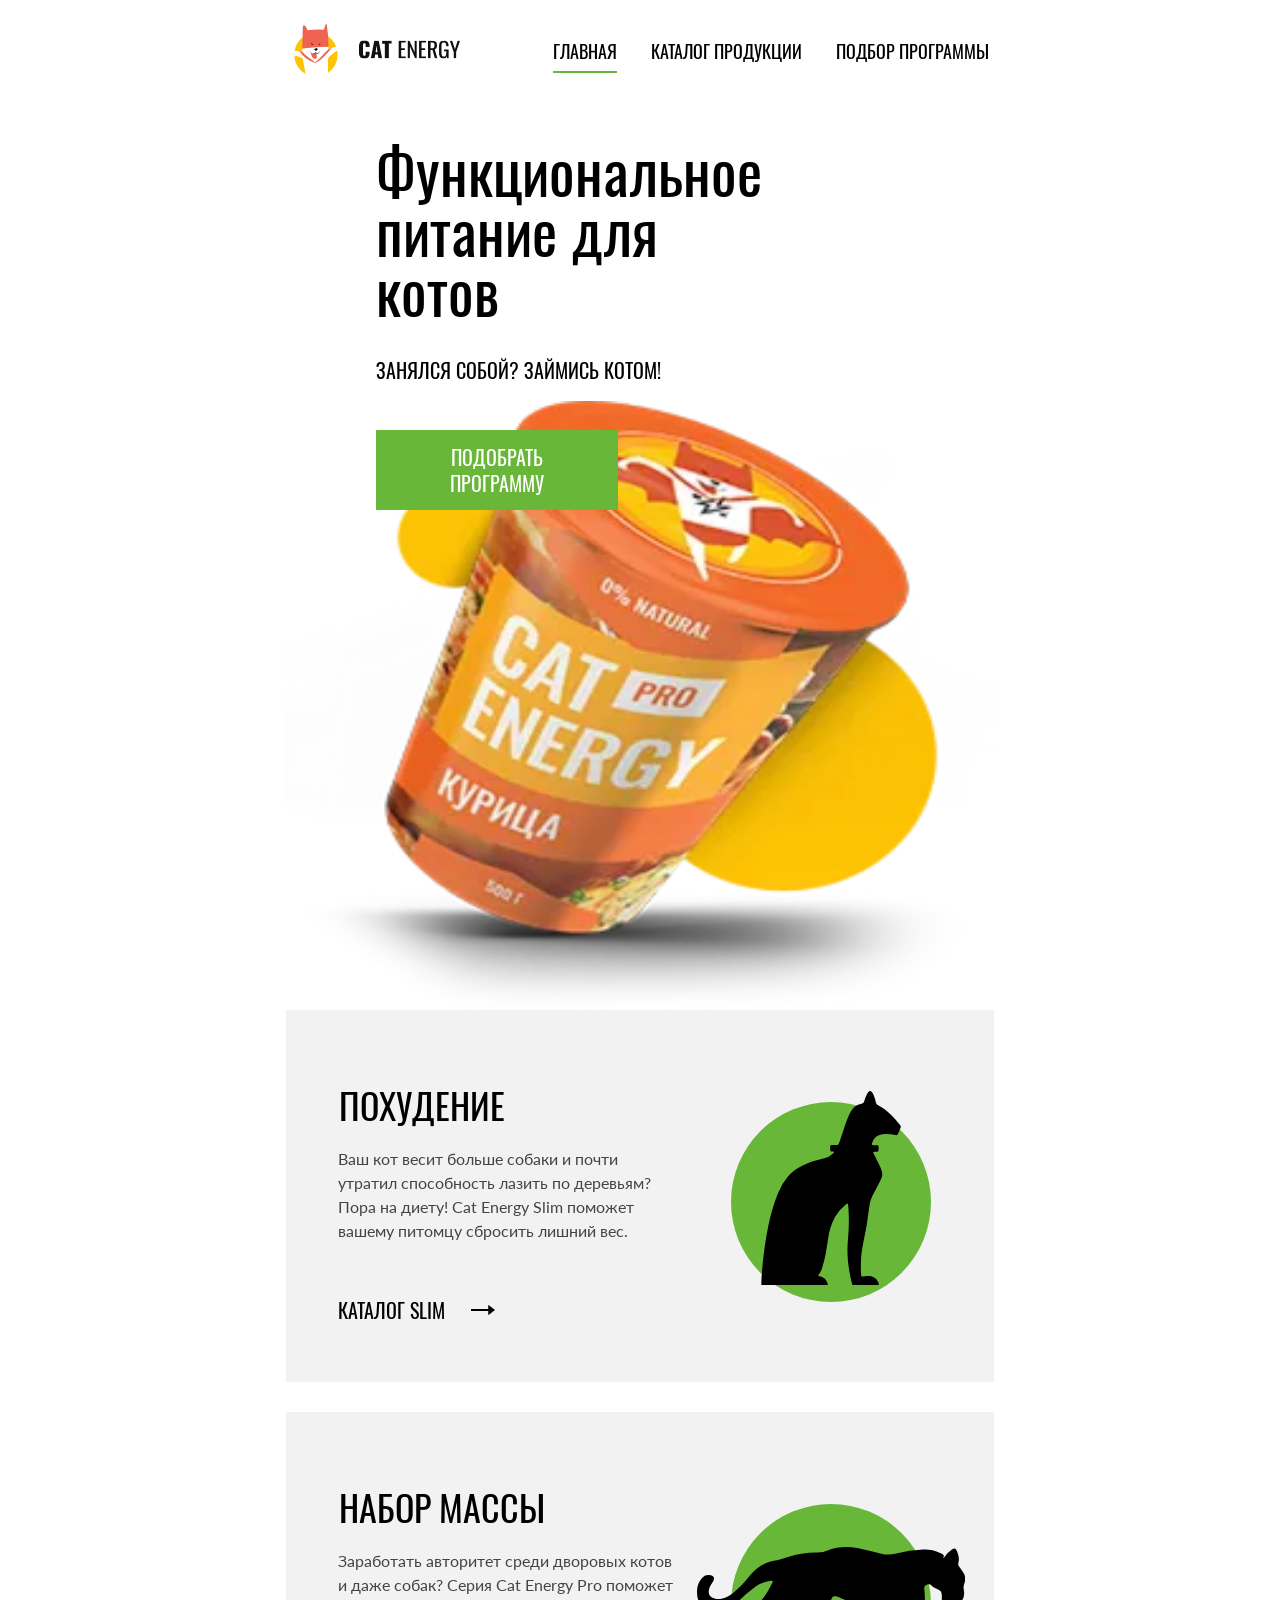
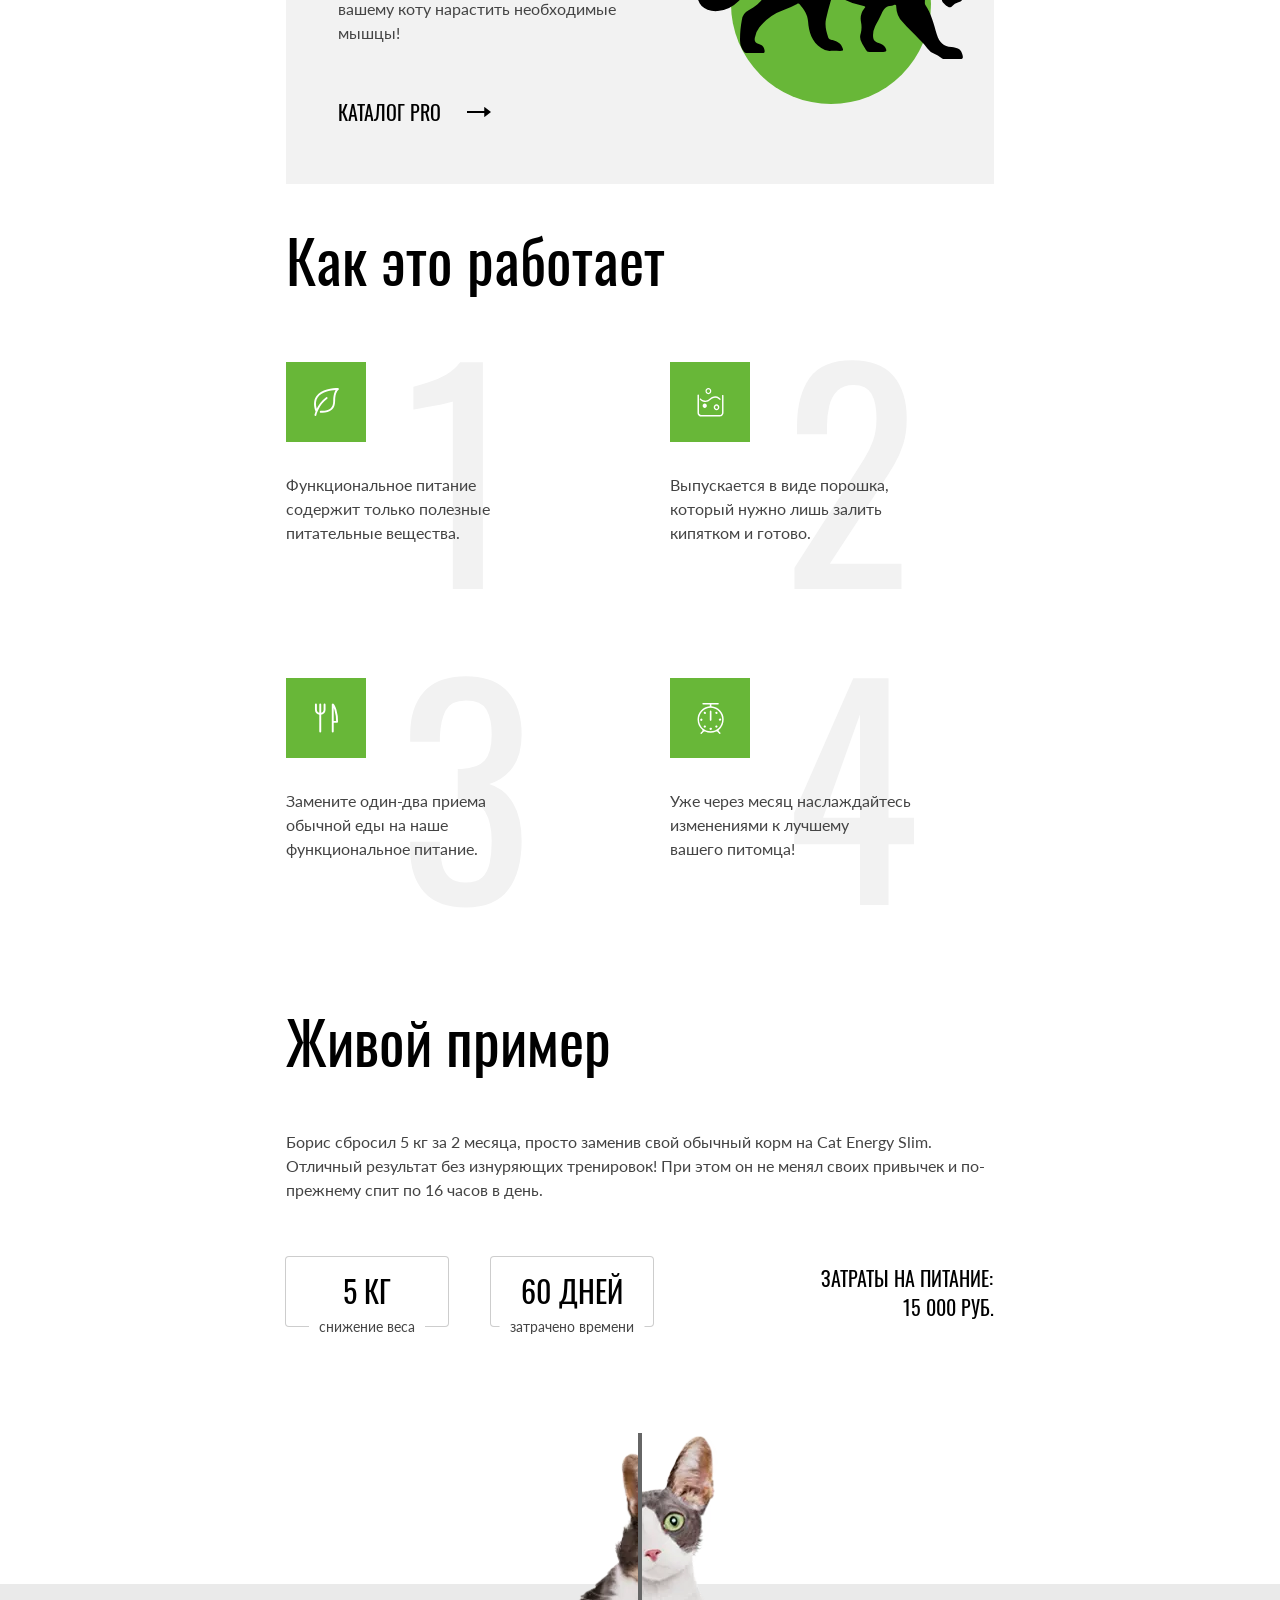
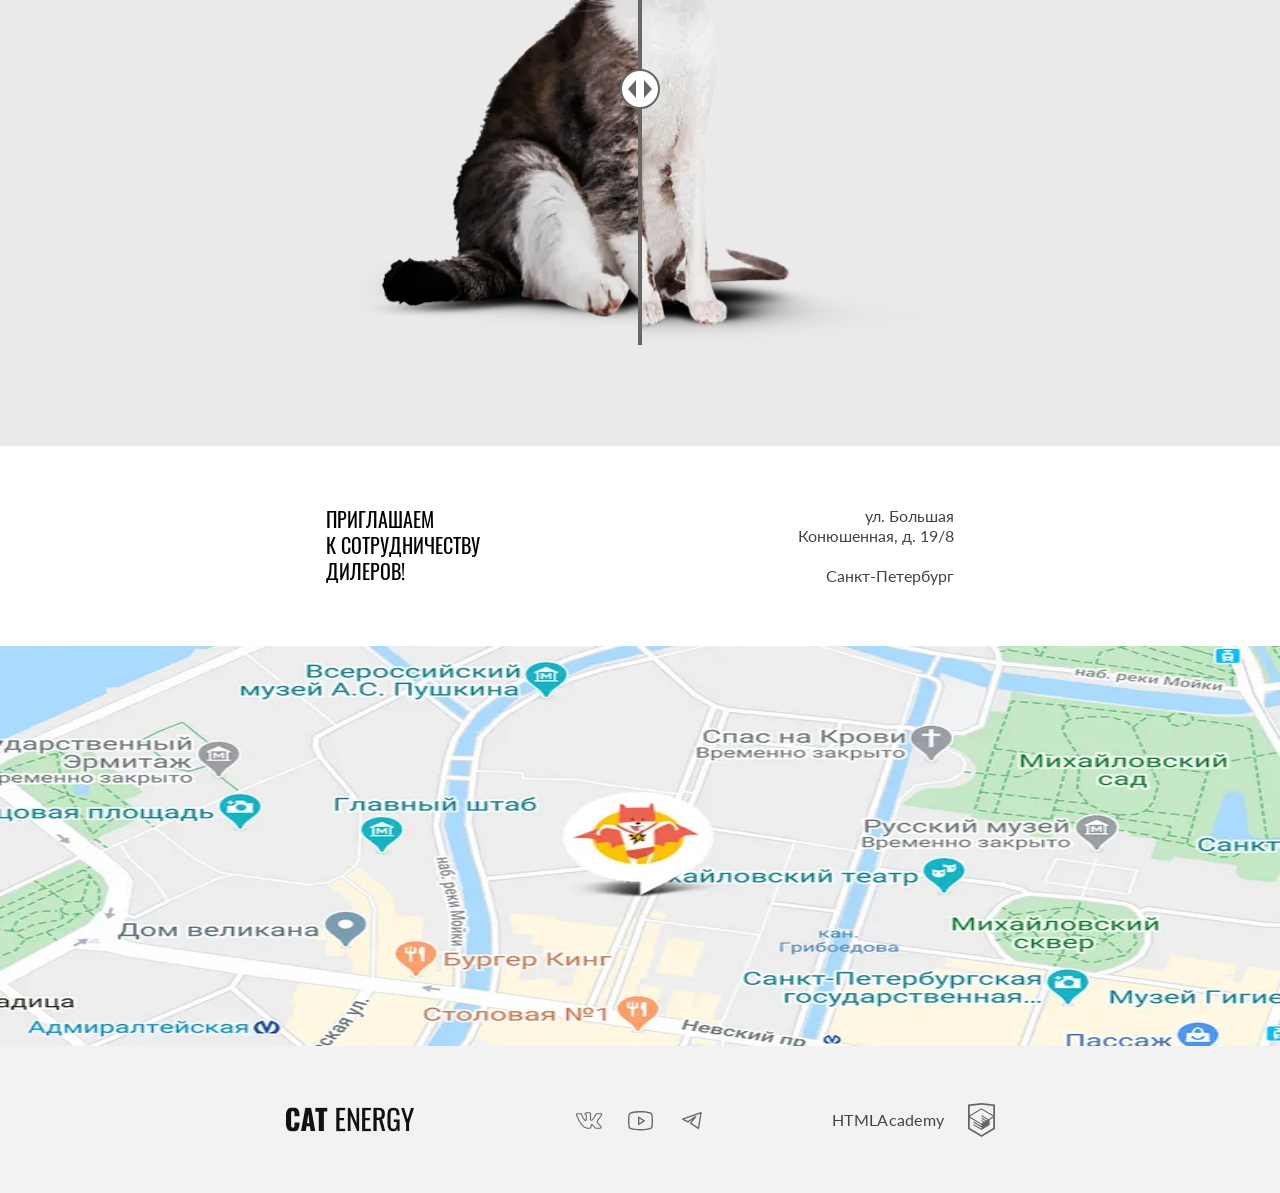
<file: index.html>
<!DOCTYPE html><html class="page" lang="ru"><head><meta charset="UTF-8"><title>Название проекта</title><meta name="viewport" content="width=device-width,initial-scale=1"><link rel="preload" href="./fonts/lato/Lato-Regular.woff2" as="font" crossorigin="anonymous" type="font/woff2"><link rel="preload" href="./fonts/oswald/oswaldregular.woff2" as="font" crossorigin="anonymous" type="font/woff2"><link rel="icon" href="favicon.ico"><link rel="icon" href="favicons/icon.svg" type="image/svg+xml"><link rel="apple-touch-icon" href="favicons/180.png"><link rel="manifest" href="manifest.webmanifest"><link rel="stylesheet" href="styles/styles.css"><script src="scripts/index.js" defer="defer"></script></head><body class="page__body"><header class="main-header"><div class="main-header__container wrapper"><nav class="main-header__nav main-nav"><a class="main-nav__logo" href="#"><div class="main-nav__logo-image-wrapper"><picture><source media="(min-width: 1440px)" srcset="images/logo-dekstop.svg" width="70" height="59" type="image/svg+xml"><source media="(min-width: 768px)" srcset="images/logo-tablet.svg" width="60" height="50" type="image/svg+xml"><img class="main-nav__logo-image" src="images/logo-mobile.svg" width="33" height="38" alt="Логотип компании" loading="lazy"></picture></div><div class="main-nav__logo-text-wrapper"><picture><source media="(min-width: 768px)" srcset="images/logo-text-tablet.svg" width="101" height="18" type="image/svg+xml"><img class="main-nav__logo-text" src="images/logo-2.svg" width="101" height="18" alt="Название компании Cat Energy" loading="lazy"></picture></div></a><ul class="main-nav__list main-nav__list--nojs"><li class="main-nav__list-item main-nav__list-item--current"><a class="main-nav__list-link main-nav__list-link--current">Главная</a></li><li class="main-nav__list-item"><a class="main-nav__list-link" href="catalog.html">Каталог продукции</a></li><li class="main-nav__list-item"><a class="main-nav__list-link" href="form-programs.html">Подбор программы</a></li></ul></nav><button class="main-header__button main-header__button--nojs button-toggle" type="button"><noscript><span class="visually-hidden">Отключен JS</span></noscript><span class="button-toggle__text visually-hidden">Открыть меню</span></button></div><article class="main-header__hero hero"><div class="hero__inner wrapper"><h1 class="title hero__title">Функциональное питание для котов</h1><p class="hero__slogan">Занялся собой? Займись котом!</p><div class="hero__image-wrapper"><picture><source width="552" height="499" type="image/webp" media="(min-width: 1440px)" srcset="images/index/hero-dekstop-cat-food@1x.webp, images/index/hero-dekstop-cat-food@2x.webp 2x"><source width="709" height="609" type="image/webp" media="(min-width: 768px)" srcset="images/index-tablet@1x.webp, images/index-tablet@2x.webp 2x"><source width="280" height="270" type="image/webp" srcset="images/index/hero-mobile-cat-food@1x.webp, images/index/hero-mobile-cat-food@2x.webp 2x"><source width="552" height="499" type="image/jpg" media="(min-width: 1440px)" srcset="images/index/hero-dekstop-cat-food@1x.png, images/index/hero-dekstop-cat-food@2x.png 2x"><source width="709" height="609" type="image/jpg" media="(min-width: 768px)" srcset="images/index-tablet@1x.png, images/index-tablet@2x.png 2x"><img class="hero__image" src="images/index/hero-mobile-cat-food@1x.png" srcset="images/index/hero-mobile-cat-food@2x.png" width="280" height="270" alt="Стакан кошачьих вкусняшек" loading="lazy"></picture></div><a class="button hero__link-programs" href="form-programs.html">Подобрать программу</a></div></article></header><main class="main-container"><section class="cat-programs"><div class="wrapper"><h2 class="visually-hidden">Программы тренировок</h2><ul class="cat-programs__list"><li class="cat-programs__list-item cat-programs__list-item--slim"><h3 class="title-secondary cat-programs__item-title">Похудение</h3><p class="cat-programs__item-content">Ваш кот весит больше собаки и почти утратил способность лазить по деревьям? Пора на диету! Cat Energy Slim поможет вашему питомцу сбросить лишний вес.</p><a class="cat-programs__item-link cat-programs__item-link-slim" href="form-programs.html">Каталог slim</a></li><li class="cat-programs__list-item cat-programs__list-item--pro"><h3 class="title-secondary cat-programs__item-title">Набор массы</h3><p class="cat-programs__item-content">Заработать авторитет среди дворовых котов и даже собак? Серия Cat Energy Pro поможет вашему коту нарастить необходимые мышцы!</p><a class="cat-programs__item-link cat-programs__item-link-pro" href="form-programs.html">Каталог pro</a></li></ul></div></section><section class="description-cat-programs"><div class="wrapper"><h2 class="title description-cat-programs__title">Как это работает</h2><ol class="description-cat-programs__list"><li class="description-cat-programs__list-item description-cat-programs__list-item-one"><p class="description-cat-programs__content">Функциональное питание содержит только полезные питательные вещества.</p></li><li class="description-cat-programs__list-item description-cat-programs__list-item-two"><p class="description-cat-programs__content">Выпускается в виде порошка, который нужно лишь залить кипятком и готово.</p></li><li class="description-cat-programs__list-item description-cat-programs__list-item-three"><p class="description-cat-programs__content">Замените один-два приема обычной еды на наше функциональное питание.</p></li><li class="description-cat-programs__list-item description-cat-programs__list-item-four"><p class="description-cat-programs__content">Уже через месяц наслаждайтесь изменениями к лучшему <span>вашего питомца!</span></p></li></ol></div></section><section class="role-model"><div class="role-model__wrapper wrapper"><div class="role-model__inner role-model-inner"><h2 class="title role-model__title">Живой пример</h2><p class="role-model__description">Борис сбросил 5 кг за 2 месяца, просто заменив свой обычный корм на Cat Energy Slim. Отличный результат без изнуряющих тренировок! При этом он не менял своих привычек и по-прежнему спит по 16 часов в день.</p><div class="role-model__date"><div class="role-model__date-container role-model-date-container"><p class="role-model-date-container__date">5 кг</p><p class="role-model-date-container__description role-model-date-container__description-mass">снижение веса</p></div><div class="role-model__date-container role-model-date-container"><p class="role-model-date-container__date">60 дней</p><p class="role-model-date-container__description role-model-date-container__description-time">затрачено времени</p></div><div class="role-model__price-container role-model-price-container"><p class="role-model-price-container__price-description">Затраты на питание:</p><p class="role-model-price-container__price-total-sum">15 000 руб.</p></div></div></div><div class="role-model__slider-container slider-container"><div class="slider-container__inner"><picture><source width="560" height="512" type="image/webp" media="(min-width: 768px)" srcset="images/slider/slider-tablet-after@1x.webp, images/slider/slider-tablet-after@2x.webp 2x"><source width="280" height="256" type="image/webp" srcset="images/slider/slider-mobile-after@1x.webp, images/slider/slider-mobile-after@2x.webp 2x"><source width="560" height="512" type="image/png" media="(min-width: 768px)" srcset="images/slider/slider-tablet-after@1x.png, images/slider/slider-tablet-after@2x.png 2x"><img class="slider-container__image" src="images/slider/slider-mobile-after@1x.png" srcset="images/slider/slider-mobile-after@2x.png" width="280" height="256" alt="Кот после программы" loading="lazy"></picture></div><div class="slider-container__inner slider-container__inner--before"><picture><source width="560" height="512" type="image/webp" media="(min-width: 768px)" srcset="images/slider/slider-tablet-before@1x.webp, images/slider/slider-tablet-before@2x.webp 2x"><source width="280" height="256" type="image/webp" srcset="images/slider/slider-mobile-before@1x.webp, images/slider/slider-mobile-before@2x.webp 2x"><source width="560" height="512" type="image/png" media="(min-width: 768px)" srcset="images/slider/slider-tablet-before@1x.png, images/slider/slider-tablet-before@2x.png 2x"><img class="slider-container__image" src="images/slider/slider-mobile-before@1x.png" srcset="images/slider/slider-mobile-before@2x.png" width="280" height="256" alt="Кот до программы" loading="lazy"></picture></div><div class="slider-container__toggle"><span class="visually-hidden">Переключатель фотографии кота до и после</span></div></div></div></section><section class="contact"><div class="contact__wrapper wrapper"><div class="contact__content-container"><h2 class="visually-hidden">Контакты</h2><p class="contact__slogan">Приглашаем<br>к сотрудничеству дилеров!</p><address class="contact__address">ул. Большая Конюшенная, д. 19/8 <span>Санкт-Петербург</span></address></div></div><div class="contact__map-container"><iframe class="contact__map-index" src="https://www.google.com/maps/embed?pb=!1m18!1m12!1m3!1d706.602636921308!2d30.32360140634495!3d59.93920964733319!2m3!1f0!2f0!3f0!3m2!1i1024!2i768!4f13.1!3m3!1m2!1s0x4696310fca3de3a1%3A0xc7af30764648c6b1!2z0JHQvtC70YzRiNCw0Y8g0JrQvtC90Y7RiNC10L3QvdCw0Y8g0YPQuy4sINC0LiAxOS84LCDQodCw0L3QutGCLdCf0LXRgtC10YDQsdGD0YDQsywgMTkxMTg2!5e0!3m2!1sru!2sru!4v1745788010640!5m2!1sru!2sru" width="320" height="362" allowfullscreen="" loading="lazy" referrerpolicy="no-referrer-when-downgrade"></iframe><div class="contact__map-wrapper"><picture><source width="1440" height="400" type="image/webp" media="(min-width: 1440px)" srcset="images/map-dekstop@1x.webp, images/map-dekstop@2x.webp 2x"><source width="768" height="400" type="image/webp" media="(min-width: 768px)" srcset="images/map-tablet@1x.webp, images/map-tablet@2x.webp 2x"><source width="320" height="362" type="image/webp" srcset="images/map-mobile@1x.webp, images/map-mobile@2x.webp 2x"><source width="1440" height="400" type="image/png" media="(min-width: 1440px)" srcset="images/map-dekstop@1x.png, images/map-dekstop@2x.png 2x"><source width="768" height="400" type="image/png" media="(min-width: 768px)" srcset="images/map-tablet@1x.png, images/map-tablet@2x.png 2x"><img class="contact__map-image" src="images/map-mobile@1x.png" srcset="images/map-mobile@2x.png" width="320" height="362" alt="Cat Energy на карте города" loading="lazy"></picture></div></div></section></main><footer class="page-footer"><div class="page-footer__container wrapper"><a class="page-footer__logo" href="index.html"><svg class="page-footer__logo-text" viewBox="0 0 128 24" width="128" height="24" aria-hidden="true" focusable="false"><use href="icons/stack.svg#footer-logo-text"></use></svg> <span class="visually-hidden">Логотип компании Cat Energy</span></a><ul class="page-footer__social-list"><li class="page-footer__social-list-item footer-social-list-item"><a class="footer-social-list-item__link footer-social-list-item__link--vk" href="https://vk.com/htmlacademy"><span class="visually-hidden">Вконтакте</span></a></li><li class="page-footer__social-list-item footer-social-list-item"><a class="footer-social-list-item__link footer-social-list-item__link--youtube" href="https://www.youtube.com/user/htmlacademyru"><span class="visually-hidden">Ютуб</span></a></li><li class="page-footer__social-list-item footer-social-list-item"><a class="footer-social-list-item__link footer-social-list-item__link--telegram" href="https://t.me/htmlacademy"><span class="visually-hidden">Телеграмм</span></a></li></ul><a class="page-footer__developer-contact" href="https://htmlacademy.ru/intensive/adaptive"><span class="page-footer__name-developer">HTMLAcademy</span> <svg class="page-footer__logo-developer" viewBox="0 0 27 34" width="27" height="34" aria-hidden="true" focusable="false"><use href="icons/stack.svg#footer-logo-htmlacademy"></use></svg> <span class="visually-hidden">Логотип htmlAcademy</span></a></div></footer></body></html>
</file>
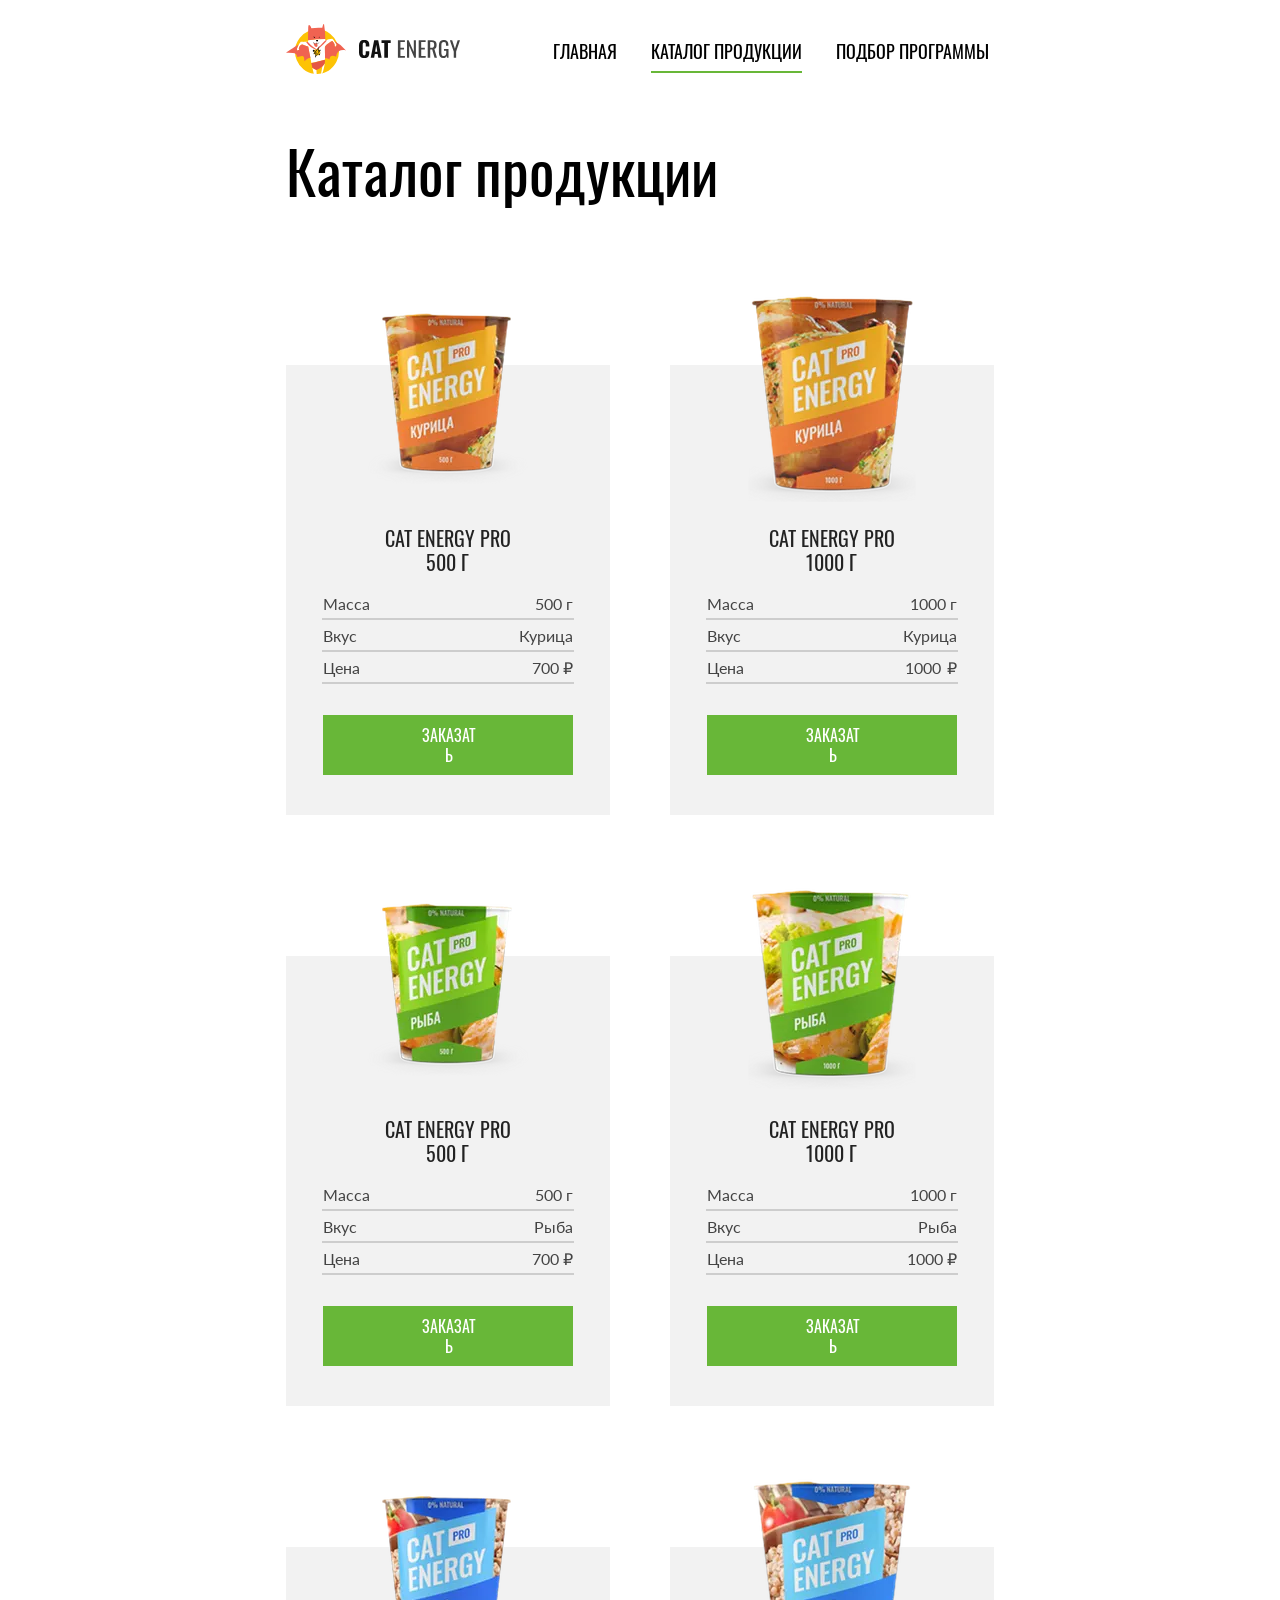
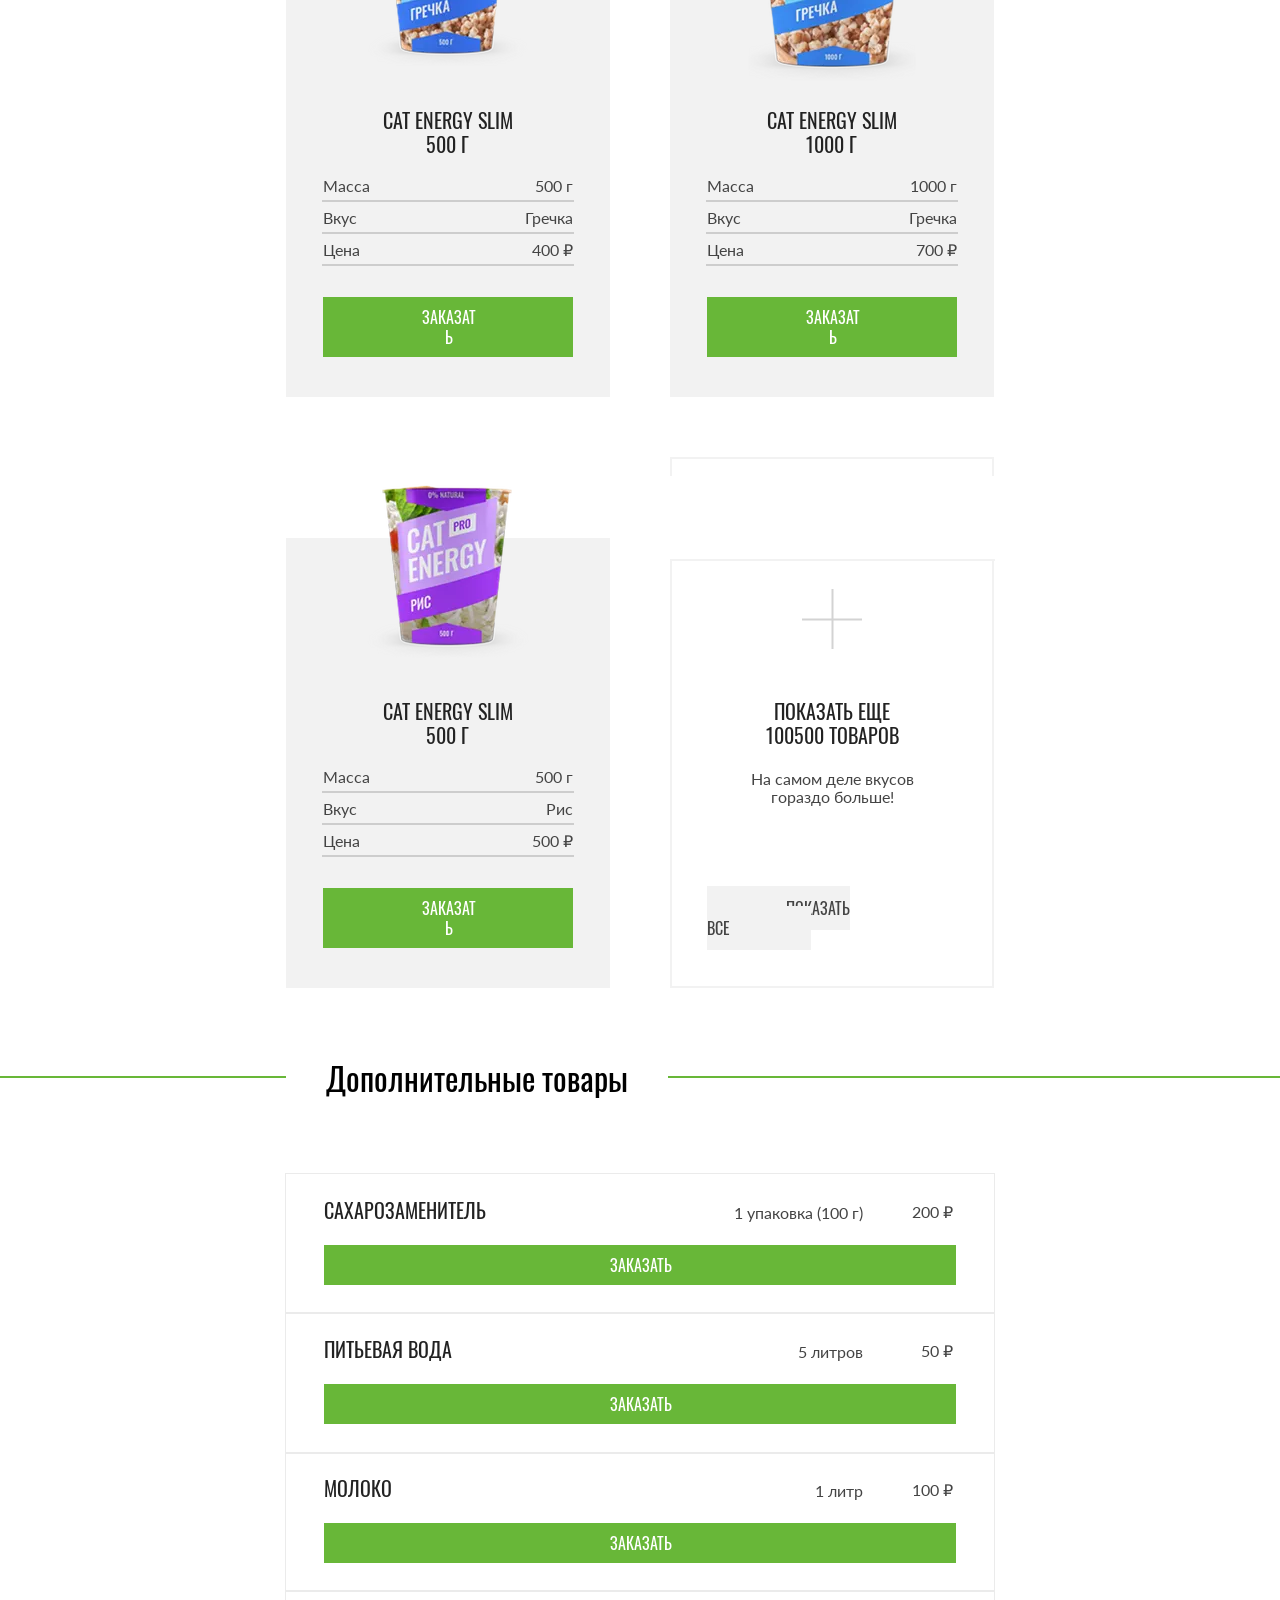
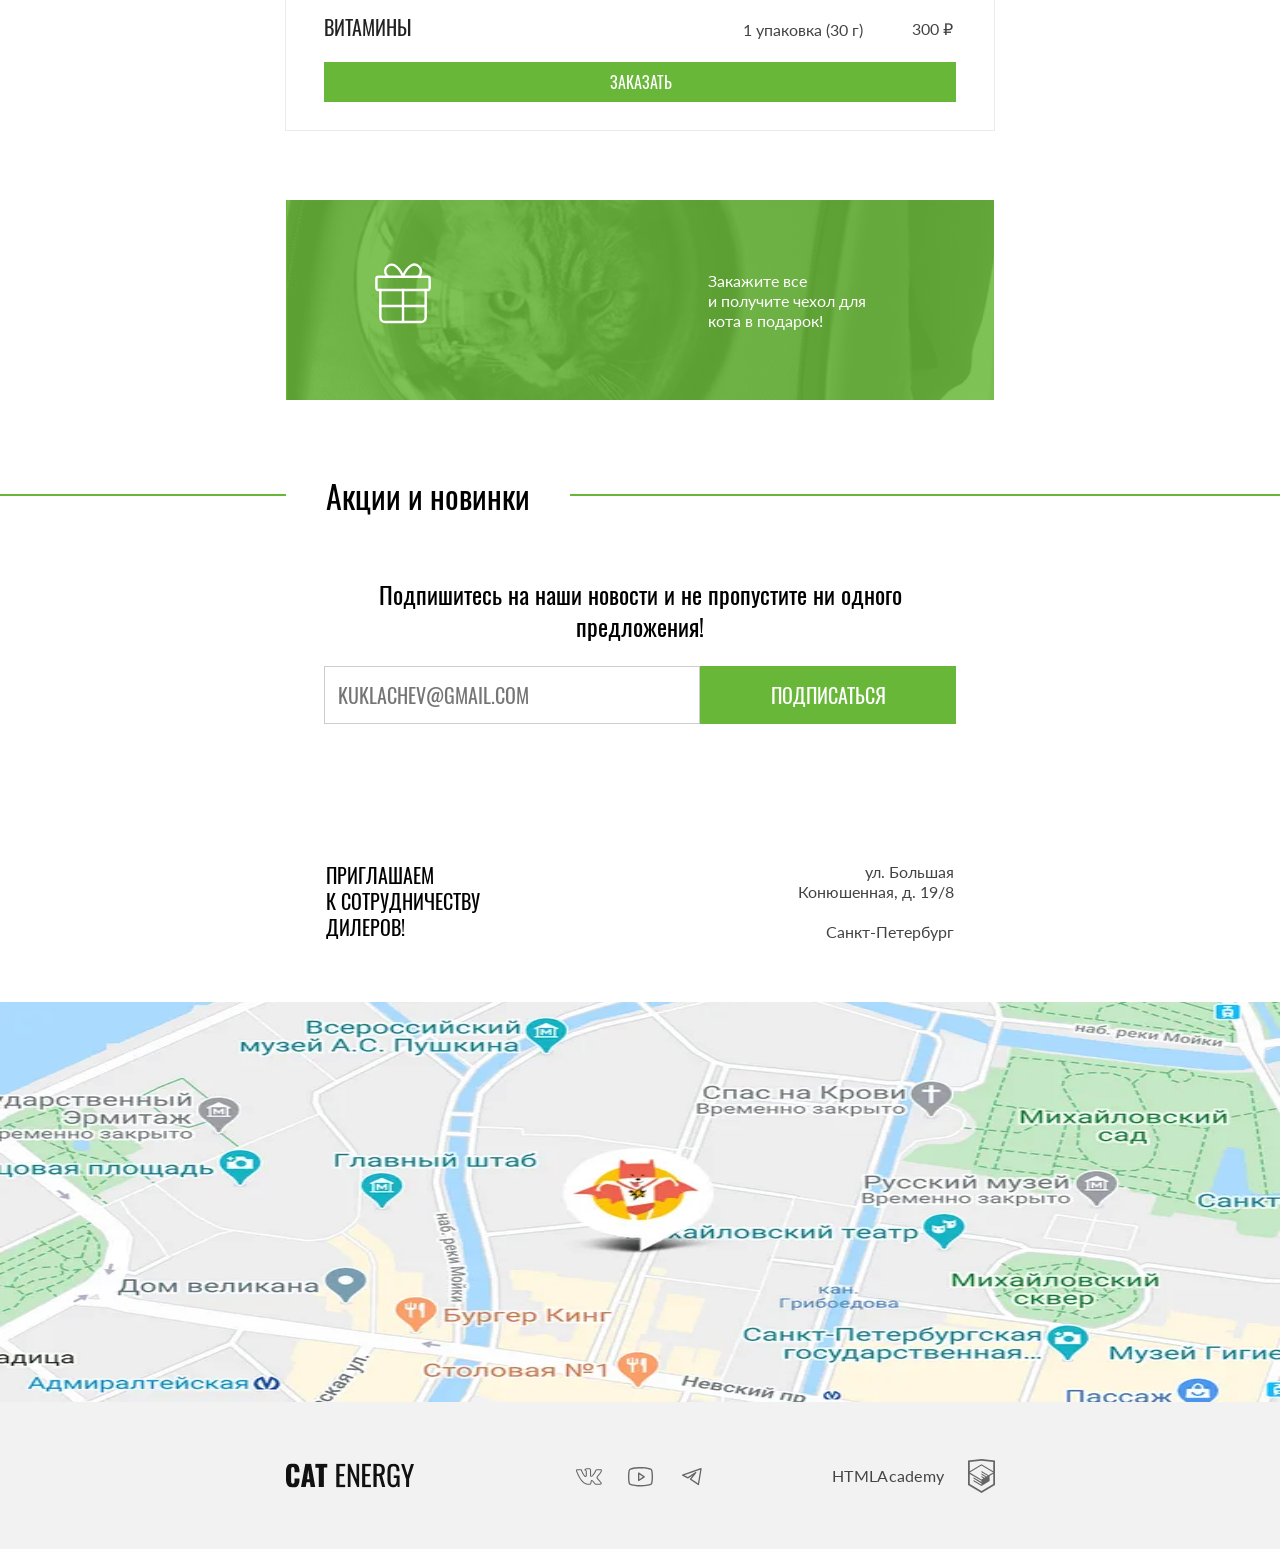
<file: catalog.html>
<!DOCTYPE html><html class="page" lang="ru"><head><meta charset="UTF-8"><title>Cat energy</title><meta name="viewport" content="width=device-width,initial-scale=1"><link rel="preload" href="./fonts/lato/Lato-Regular.woff2" as="font" crossorigin="anonymous" type="font/woff2"><link rel="preload" href="./fonts/oswald/oswaldregular.woff2" as="font" crossorigin="anonymous" type="font/woff2"><link rel="icon" href="favicon.ico"><link rel="icon" href="favicons/icon.svg" type="image/svg+xml"><link rel="apple-touch-icon" href="favicons/180.png"><link rel="manifest" href="manifest.webmanifest"><link rel="stylesheet" href="styles/styles.css"><script src="scripts/index.js" defer="defer"></script></head><body class="page__body"><header class="main-header"><div class="main-header__container wrapper"><nav class="main-header__nav main-nav"><a class="main-nav__logo" href="index.html"><div class="main-nav__logo-image-wrapper"><picture><source media="(min-width: 1440px)" srcset="images/logo-dekstop.svg" width="70" height="59" type="image/svg+xml"><source media="(min-width: 768px)" srcset="images/logo-tablet.svg" width="60" height="50" type="image/svg+xml"><img class="main-nav__logo-image" src="images/logo-mobile.svg" width="33" height="38" alt="Логотип компании" loading="lazy"></picture></div><div class="main-nav__logo-text-wrapper"><picture><source media="(min-width: 768px)" srcset="images/logo-text-tablet.svg" width="101" height="18" type="image/svg+xml"><img class="main-nav__logo-text" src="images/logo-2.svg" width="101" height="18" alt="Название компании Cat Energy" loading="lazy"></picture></div></a><ul class="main-nav__list main-nav__list--nojs"><li class="main-nav__list-item main-nav__list-item--catalog main-nav__list-item--current"><a class="main-nav__list-link main-nav__list-link--catalog" href="index.html">Главная</a></li><li class="main-nav__list-item main-nav__list-item--catalog"><a class="main-nav__list-link main-nav__list-link--current main-nav__list-link--catalog">Каталог продукции</a></li><li class="main-nav__list-item main-nav__list-item--catalog"><a class="main-nav__list-link main-nav__list-link--catalog" href="form-programs.html">Подбор программы</a></li></ul></nav><button class="main-header__button main-header__button--nojs button-toggle" type="button"><span class="button-toggle__text visually-hidden">Открыть меню</span></button></div></header><main class="page-main"><div class="page-main__title-wrapper wrapper"><h1 class="title page-main__title">Каталог продукции</h1></div><section class="catalog-product"><div class="wrapper"><h2 class="visually-hidden">Основные товары</h2><ul class="catalog-product__cards"><li class="catalog-product__card catalog-product-card"><a class="catalog-product-card__link-image" href="product-description.html"><div class="catalog-product-card__image-wrapper"><picture><source width="169" height="210" type="image/webp" media="(min-width: 1440px)" srcset="images/catalog/catalog/dekstop-1@1x.webp, images/catalog/catalog/dekstop-1@2x.webp 2x"><source width="200" height="210" type="image/webp" media="(min-width: 768px)" srcset="images/catalog/catalog/tablet-1@1x.webp, images/catalog/catalog/tablet-1@2x.webp 2x"><source width="140" height="107" type="image/webp" srcset="images/catalog/catalog/mobile-1@1x.webp, images/catalog/catalog/mobile-1@2x.webp 2x"><source width="169" height="210" type="image/png" media="(min-width: 1440px)" srcset="images/catalog/catalog/dekstop-1@1x.png, images/catalog/catalog/dekstop-1@2x.png 2x"><source width="200" height="210" type="image/png" media="(min-width: 768px)" srcset="images/catalog/catalog/tablet-1@1x.png, images/catalog/catalog/tablet-1@2x.png 2x"><img class="catalog-product-card__image" src="images/catalog/catalog/mobile-1@1x.png" srcset="images/catalog/catalog/mobile-1@2x.png" width="140" height="107" alt="Стакан кошачьих вкуснях" loading="lazy"></picture></div></a><div class="catalog-product-card__content"><a class="catalog-product-card__link-title" href="product-description.html"><h3 class="catalog-product-card__title">Cat energy PRO 500 г</h3></a><ul class="catalog-product-card__description-list"><li class="catalog-product-card__description-item card-description-item"><span class="card-description-item__title">Масса</span> <span class="card-description-item__date">500 г</span></li><li class="catalog-product-card__description-item card-description-item"><span class="card-description-item__title">Вкус</span> <span class="card-description-item__date">Курица</span></li><li class="catalog-product-card__description-item card-description-item"><span class="card-description-item__title">Цена</span> <span class="card-description-item__date">700 ₽</span></li></ul></div><a class="button catalog-product-card__order" href="place-order.html">Заказать</a></li><li class="catalog-product__card catalog-product-card"><a class="catalog-product-card__link-image" href="product-description.html"><div class="catalog-product-card__image-wrapper"><picture><source width="169" height="210" type="image/webp" media="(min-width: 1440px)" srcset="images/catalog/catalog/dekstop-2@1x.webp, images/catalog/catalog/dekstop-2@2x.webp 2x"><source width="200" height="210" type="image/webp" media="(min-width: 768px)" srcset="images/catalog/catalog/tablet-2@1x.webp, images/catalog/catalog/tablet-2@2x.webp 2x"><source width="140" height="107" type="image/webp" srcset="images/catalog/catalog/mobile-2@1x.webp, images/catalog/catalog/mobile-2@2x.webp 2x"><source width="169" height="210" type="image/png" media="(min-width: 1440px)" srcset="images/catalog/catalog/dekstop-2@1x.png, images/catalog/catalog/dekstop-2@2x.png 2x"><source width="200" height="210" type="image/png" media="(min-width: 768px)" srcset="images/catalog/catalog/tablet-2@1x.png, images/catalog/catalog/tablet-2@2x.png 2x"><img class="catalog-product-card__image" src="images/catalog/catalog/mobile-2@1x.png" srcset="images/catalog/catalog/mobile-2@2x.png" width="140" height="107" alt="Стакан кошачьих вкуснях" loading="lazy"></picture></div></a><div class="catalog-product-card__content"><a class="catalog-product-card__link-title" href="product-description.html"><h3 class="catalog-product-card__title">Cat energy PRO 1000 г</h3></a><ul class="catalog-product-card__description-list"><li class="catalog-product-card__description-item card-description-item"><span class="card-description-item__title">Масса</span> <span class="card-description-item__date">1000 г</span></li><li class="catalog-product-card__description-item card-description-item"><span class="card-description-item__title">Вкус</span> <span class="card-description-item__date">Курица</span></li><li class="catalog-product-card__description-item card-description-item"><span class="card-description-item__title">Цена</span> <span class="card-description-item__date">1000&thinsp;&thinsp;₽</span></li></ul></div><a class="button catalog-product-card__order" href="place-order.html">Заказать</a></li><li class="catalog-product__card catalog-product-card"><a class="catalog-product-card__link-image" href="product-description.html"><div class="catalog-product-card__image-wrapper"><picture><source width="169" height="210" type="image/webp" media="(min-width: 1440px)" srcset="images/catalog/catalog/dekstop-3@1x.webp, images/catalog/catalog/dekstop-3@2x.webp 2x"><source width="200" height="210" type="image/webp" media="(min-width: 768px)" srcset="images/catalog/catalog/tablet-3@1x.webp, images/catalog/catalog/tablet-3@2x.webp 2x"><source width="140" height="107" type="image/webp" srcset="images/catalog/catalog/mobile-3@1x.webp, images/catalog/catalog/mobile-3@2x.webp 2x"><source width="169" height="210" type="image/png" media="(min-width: 1440px)" srcset="images/catalog/catalog/dekstop-3@1x.png, images/catalog/catalog/dekstop-3@2x.png 2x"><source width="200" height="210" type="image/png" media="(min-width: 768px)" srcset="images/catalog/catalog/tablet-3@1x.png, images/catalog/catalog/tablet-3@2x.png 2x"><img class="catalog-product-card__image" src="images/catalog/catalog/mobile-3@1x.png" srcset="images/catalog/catalog/mobile-3@2x.png" width="140" height="107" alt="Стакан кошачьих вкуснях" loading="lazy"></picture></div></a><div class="catalog-product-card__content"><a class="catalog-product-card__link-title" href="product-description.html"><h3 class="catalog-product-card__title">Cat energy PRO 500 г</h3></a><ul class="catalog-product-card__description-list"><li class="catalog-product-card__description-item card-description-item"><span class="card-description-item__title">Масса</span> <span class="card-description-item__date">500 г</span></li><li class="catalog-product-card__description-item card-description-item"><span class="card-description-item__title">Вкус</span> <span class="card-description-item__date">Рыба</span></li><li class="catalog-product-card__description-item card-description-item"><span class="card-description-item__title">Цена</span> <span class="card-description-item__date">700 ₽</span></li></ul></div><a class="button catalog-product-card__order" href="place-order.html">Заказать</a></li><li class="catalog-product__card catalog-product-card"><a class="catalog-product-card__link-image" href="product-description.html"><div class="catalog-product-card__image-wrapper"><picture><source width="169" height="210" type="image/webp" media="(min-width: 1440px)" srcset="images/catalog/catalog/dekstop-4@1x.webp, images/catalog/catalog/dekstop-4@2x.webp 2x"><source width="200" height="210" type="image/webp" media="(min-width: 768px)" srcset="images/catalog/catalog/tablet-4@1x.webp, images/catalog/catalog/tablet-4@2x.webp 2x"><source width="140" height="107" type="image/webp" srcset="images/catalog/catalog/mobile-4@1x.webp, images/catalog/catalog/mobile-4@2x.webp 2x"><source width="169" height="210" type="image/png" media="(min-width: 1440px)" srcset="images/catalog/catalog/dekstop-4@1x.png, images/catalog/catalog/dekstop-4@2x.png 2x"><source width="200" height="210" type="image/png" media="(min-width: 768px)" srcset="images/catalog/catalog/tablet-4@1x.png, images/catalog/catalog/tablet-4@2x.png 2x"><img class="catalog-product-card__image" src="images/catalog/catalog/mobile-4@1x.png" srcset="images/catalog/catalog/mobile-4@2x.png" width="140" height="107" alt="Стакан кошачьих вкуснях" loading="lazy"></picture></div></a><div class="catalog-product-card__content"><a class="catalog-product-card__link-title" href="product-description.html"><h3 class="catalog-product-card__title">Cat energy PRO 1000 г</h3></a><ul class="catalog-product-card__description-list"><li class="catalog-product-card__description-item card-description-item"><span class="card-description-item__title">Масса</span> <span class="card-description-item__date">1000 г</span></li><li class="catalog-product-card__description-item card-description-item"><span class="card-description-item__title">Вкус</span> <span class="card-description-item__date">Рыба</span></li><li class="catalog-product-card__description-item card-description-item"><span class="card-description-item__title">Цена</span> <span class="card-description-item__date">1000 ₽</span></li></ul></div><a class="button catalog-product-card__order" href="place-order.html">Заказать</a></li><li class="catalog-product__card catalog-product-card"><a class="catalog-product-card__link-image" href="product-description.html"><div class="catalog-product-card__image-wrapper"><picture><source width="169" height="210" type="image/webp" media="(min-width: 1440px)" srcset="images/catalog/catalog/dekstop-5@1x.webp, images/catalog/catalog/dekstop-5@2x.webp 2x"><source width="200" height="210" type="image/webp" media="(min-width: 768px)" srcset="images/catalog/catalog/tablet-5@1x.webp, images/catalog/catalog/tablet-5@2x.webp 2x"><source width="140" height="107" type="image/webp" srcset="images/catalog/catalog/mobile-5@1x.webp, images/catalog/catalog/mobile-5@2x.webp 2x"><source width="169" height="210" type="image/png" media="(min-width: 1440px)" srcset="images/catalog/catalog/dekstop-5@1x.png, images/catalog/catalog/dekstop-5@2x.png 2x"><source width="200" height="210" type="image/png" media="(min-width: 768px)" srcset="images/catalog/catalog/tablet-5@1x.png, images/catalog/catalog/tablet-5@2x.png 2x"><img class="catalog-product-card__image" src="images/catalog/catalog/mobile-5@1x.png" srcset="images/catalog/catalog/mobile-5@2x.png" width="140" height="107" alt="Стакан кошачьих вкуснях" loading="lazy"></picture></div></a><div class="catalog-product-card__content"><a class="catalog-product-card__link-title" href="product-description.html"><h3 class="catalog-product-card__title">Cat energy SLIM 500 г</h3></a><ul class="catalog-product-card__description-list"><li class="catalog-product-card__description-item card-description-item"><span class="card-description-item__title">Масса</span> <span class="card-description-item__date">500 г</span></li><li class="catalog-product-card__description-item card-description-item"><span class="card-description-item__title">Вкус</span> <span class="card-description-item__date">Гречка</span></li><li class="catalog-product-card__description-item card-description-item"><span class="card-description-item__title">Цена</span> <span class="card-description-item__date">400 ₽</span></li></ul></div><a class="button catalog-product-card__order" href="place-order.html">Заказать</a></li><li class="catalog-product__card catalog-product-card"><a class="catalog-product-card__link-image" href="product-description.html"><div class="catalog-product-card__image-wrapper"><picture><source width="169" height="210" type="image/webp" media="(min-width: 1440px)" srcset="images/catalog/catalog/dekstop-6@1x.webp, images/catalog/catalog/dekstop-6@2x.webp 2x"><source width="200" height="210" type="image/webp" media="(min-width: 768px)" srcset="images/catalog/catalog/tablet-6@1x.webp, images/catalog/catalog/tablet-6@2x.webp 2x"><source width="140" height="107" type="image/webp" srcset="images/catalog/catalog/mobile-6@1x.webp, images/catalog/catalog/mobile-6@2x.webp 2x"><source width="169" height="210" type="image/png" media="(min-width: 1440px)" srcset="images/catalog/catalog/dekstop-6@1x.png, images/catalog/catalog/dekstop-6@2x.png 2x"><source width="200" height="210" type="image/png" media="(min-width: 768px)" srcset="images/catalog/catalog/tablet-6@1x.png, images/catalog/catalog/tablet-6@2x.png 2x"><img class="catalog-product-card__image" src="images/catalog/catalog/mobile-6@1x.png" srcset="images/catalog/catalog/mobile-6@2x.png" width="140" height="107" alt="Стакан кошачьих вкуснях" loading="lazy"></picture></div></a><div class="catalog-product-card__content"><a class="catalog-product-card__link-title" href="product-description.html"><h3 class="catalog-product-card__title">Cat energy SLIM 1000 г</h3></a><ul class="catalog-product-card__description-list"><li class="catalog-product-card__description-item card-description-item"><span class="card-description-item__title">Масса</span> <span class="card-description-item__date">1000 г</span></li><li class="catalog-product-card__description-item card-description-item"><span class="card-description-item__title">Вкус</span> <span class="card-description-item__date">Гречка</span></li><li class="catalog-product-card__description-item card-description-item"><span class="card-description-item__title">Цена</span> <span class="card-description-item__date">700 ₽</span></li></ul></div><a class="button catalog-product-card__order" href="place-order.html">Заказать</a></li><li class="catalog-product__card catalog-product-card"><a class="catalog-product-card__link-image" href="product-description.html"><div class="catalog-product-card__image-wrapper"><picture><source width="169" height="210" type="image/webp" media="(min-width: 1440px)" srcset="images/catalog/catalog/dekstop-7@1x.webp, images/catalog/catalog/dekstop-7@2x.webp 2x"><source width="200" height="210" type="image/webp" media="(min-width: 768px)" srcset="images/catalog/catalog/tablet-7@1x.webp, images/catalog/catalog/tablet-7@2x.webp 2x"><source width="140" height="107" type="image/webp" srcset="images/catalog/catalog/mobile-7@1x.webp, images/catalog/catalog/mobile-7@2x.webp 2x"><source width="169" height="210" type="image/png" media="(min-width: 1440px)" srcset="images/catalog/catalog/dekstop-7@1x.png, images/catalog/catalog/dekstop-7@2x.png 2x"><source width="200" height="210" type="image/png" media="(min-width: 768px)" srcset="images/catalog/catalog/tablet-7@1x.png, images/catalog/catalog/tablet-7@2x.png 2x"><img class="catalog-product-card__image" src="images/catalog/catalog/mobile-7@1x.png" srcset="images/catalog/catalog/mobile-7@2x.png" width="140" height="107" alt="Стакан кошачьих вкуснях" loading="lazy"></picture></div></a><div class="catalog-product-card__content"><a class="catalog-product-card__link-title" href="product-description.html"><h3 class="catalog-product-card__title">Cat energy SLIM 500 г</h3></a><ul class="catalog-product-card__description-list"><li class="catalog-product-card__description-item card-description-item"><span class="card-description-item__title">Масса</span> <span class="card-description-item__date">500 г</span></li><li class="catalog-product-card__description-item card-description-item"><span class="card-description-item__title">Вкус</span> <span class="card-description-item__date">Рис</span></li><li class="catalog-product-card__description-item card-description-item"><span class="card-description-item__title">Цена</span> <span class="card-description-item__date">500 ₽</span></li></ul></div><a class="button catalog-product-card__order" href="place-order.html">Заказать</a></li><li class="catalog-product__card catalog-product-card catalog-product-card--last"><div class="catalog-product-card__content catalog-product-card__content--last"><a class="catalog-product-card__link-image catalog-product-card__link-image--last" href="show-all-products.html"><svg class="catalog-product-card__image-show" viewBox="0 0 30 30" width="30" height="30" aria-hidden="true" focusable="false"><use class="catalog-product-card__icon" href="icons/stack.svg#show-all"></use></svg> <span class="visually-hidden">Показать все</span> </a><a class="catalog-product-card__link-title catalog-product-card__link-title--last" href="show-all-products.html"><h3 class="catalog-product-card__title">Показать еще 100500 товаров</h3></a><p class="catalog-product-card__text">На самом деле вкусов гораздо больше!</p></div><a class="button button--show catalog-product-card__show catalog-product-card__show--last" href="show-all-products.html">Показать все</a></li></ul></div></section><section class="additional-product"><div class="additional-product__wrapper wrapper"><h2 class="title-secondary additional-product__title">Дополнительные товары</h2><ul class="additional-product__cards"><li class="additional-product__card additional-product-card"><a class="additional-product-card__link" href="product-description.html"><h3 class="additional-product-card__title">Сахарозаменитель</h3></a><ul class="additional-product-card__description-list"><li class="additional-product-card__description-item additional-card-description-item"><span class="additional-card-description-item__title">1 упаковка (100 г)</span> <span class="additional-card-description-item__date">200 ₽</span></li></ul><a class="button additional-product-card__order" href="place-order.html">Заказать</a></li><li class="additional-product__card additional-product-card"><a class="additional-product-card__link" href="product-description.html"><h3 class="additional-product-card__title">Питьевая вода</h3></a><ul class="additional-product-card__description-list"><li class="additional-product-card__description-item additional-card-description-item"><span class="additional-card-description-item__title">5 литров</span> <span class="additional-card-description-item__date">50 ₽</span></li></ul><a class="button additional-product-card__order" href="place-order.html">Заказать</a></li><li class="additional-product__card additional-product-card"><a class="additional-product-card__link" href="product-description.html"><h3 class="additional-product-card__title">Молоко</h3></a><ul class="additional-product-card__description-list"><li class="additional-product-card__description-item additional-card-description-item"><span class="additional-card-description-item__title">1 литр</span> <span class="additional-card-description-item__date">100 ₽</span></li></ul><a class="button additional-product-card__order" href="place-order.html">Заказать</a></li><li class="additional-product__card additional-product-card"><a class="additional-product-card__link" href="product-description.html"><h3 class="additional-product-card__title">Витамины</h3></a><ul class="additional-product-card__description-list"><li class="additional-product-card__description-item additional-card-description-item"><span class="additional-card-description-item__title">1 упаковка (30 г)</span> <span class="additional-card-description-item__date">300 ₽</span></li></ul><a class="button additional-product-card__order" href="place-order.html">Заказать</a></li></ul><div class="additional-product__wrapper-slogan"><p class="additional-product__slogan">Закажите все<br>и получите чехол для кота в подарок!</p></div></div></section><section class="subscribe"><div class="subscribe__wrapper wrapper"><h2 class="title-secondary subscribe__title">Акции и новинки</h2><p class="subscribe__content">Подпишитесь на наши новости и не пропустите ни одного предложения!</p><form class="subscribe__form subscribe-form" action="https://echo.htmlacademy.ru" method="post"><label class="visually-hidden" for="subscribe-email">Email</label> <input class="subscribe-form__field" type="email" id="subscribe-email" name="subscribe-email" placeholder="kuklachev@gmail.com" required> <button class="button subscribe-form__button-submit" type="submit">Подписаться</button></form></div></section><section class="contact"><div class="contact__wrapper wrapper"><div class="contact__content-container"><h2 class="visually-hidden">Контакты</h2><p class="contact__slogan">Приглашаем<br>к сотрудничеству дилеров!</p><address class="contact__address">ул. Большая Конюшенная, д. 19/8 <span>Санкт-Петербург</span></address></div></div><div class="contact__map-container"><iframe class="contact__map-index" src="https://www.google.com/maps/embed?pb=!1m18!1m12!1m3!1d706.602636921308!2d30.32360140634495!3d59.93920964733319!2m3!1f0!2f0!3f0!3m2!1i1024!2i768!4f13.1!3m3!1m2!1s0x4696310fca3de3a1%3A0xc7af30764648c6b1!2z0JHQvtC70YzRiNCw0Y8g0JrQvtC90Y7RiNC10L3QvdCw0Y8g0YPQuy4sINC0LiAxOS84LCDQodCw0L3QutGCLdCf0LXRgtC10YDQsdGD0YDQsywgMTkxMTg2!5e0!3m2!1sru!2sru!4v1745788010640!5m2!1sru!2sru" width="320" height="362" allowfullscreen="" loading="lazy" referrerpolicy="no-referrer-when-downgrade"></iframe><div class="contact__map-wrapper"><picture><source width="1440" height="400" type="image/webp" media="(min-width: 1440px)" srcset="images/map-dekstop@1x.webp, images/map-dekstop@2x.webp 2x"><source width="768" height="400" type="image/webp" media="(min-width: 768px)" srcset="images/map-tablet@1x.webp, images/map-tablet@2x.webp 2x"><source width="320" height="362" type="image/webp" srcset="images/map-mobile@1x.webp, images/map-mobile@2x.webp 2x"><source width="1440" height="400" type="image/png" media="(min-width: 1440px)" srcset="images/map-dekstop@1x.png, images/map-dekstop@2x.png 2x"><source width="768" height="400" type="image/png" media="(min-width: 768px)" srcset="images/map-tablet@1x.png, images/map-tablet@2x.png 2x"><img class="contact__map-image" src="images/map-mobile@1x.png" srcset="images/map-mobile@2x.png" width="320" height="362" alt="Cat Energy на карте города" loading="lazy"></picture></div></div></section></main><footer class="page-footer"><div class="page-footer__container wrapper"><a class="page-footer__logo" href="index.html"><!-- <img class="page-footer__logo-text" src="images/logo-tekst.svg" width="128" height="24" alt="Название компании Cat Energy"> --> <svg class="page-footer__logo-text" viewBox="0 0 128 24" width="128" height="24" aria-hidden="true" focusable="false"><use href="icons/stack.svg#footer-logo-text"></use></svg> <span class="visually-hidden">Логотип компании Cat Energy</span></a><ul class="page-footer__social-list"><li class="page-footer__social-list-item footer-social-list-item"><a class="footer-social-list-item__link footer-social-list-item__link--vk" href="https://vk.com/htmlacademy"><span class="visually-hidden">Вконтакте</span></a></li><li class="page-footer__social-list-item footer-social-list-item"><a class="footer-social-list-item__link footer-social-list-item__link--youtube" href="https://www.youtube.com/user/htmlacademyru"><span class="visually-hidden">Ютуб</span></a></li><li class="page-footer__social-list-item footer-social-list-item"><a class="footer-social-list-item__link footer-social-list-item__link--telegram" href="https://t.me/htmlacademy"><span class="visually-hidden">Телеграмм</span></a></li></ul><a class="page-footer__developer-contact" href="https://htmlacademy.ru/intensive/adaptive"><span class="page-footer__name-developer">HTMLAcademy</span> <svg class="page-footer__logo-developer" viewBox="0 0 27 34" width="27" height="34" aria-hidden="true" focusable="false"><use href="icons/stack.svg#footer-logo-htmlacademy"></use></svg> <span class="visually-hidden">Логотип htmlAcademy</span></a></div></footer></body></html>
</file>
<file: styles/styles.css>
@font-face{font-family:Oswald;font-weight:400;font-style:normal;font-display:swap;src:url(../fonts/oswald/oswaldregular.woff2)format("woff2"),url(../fonts/oswald/oswaldregular.woff)format("woff")}@font-face{font-family:Lato;font-weight:400;font-style:normal;font-display:swap;src:url(../fonts/lato/Lato-Regular.woff2)format("woff2"),url(../fonts/lato/Lato-Regular.woff)format("woff")}*,:before,:after{box-sizing:border-box}a{text-decoration:none}.visually-hidden:not(:focus):not(:active){-webkit-clip-path:inset(50%);clip-path:inset(50%);white-space:nowrap;width:1px;height:1px;position:absolute;overflow:hidden}.wrapper{width:320px;margin:0 auto;padding-left:20px;padding-right:20px}@media (width>=768px){.wrapper{width:768px;margin:0 auto;padding-left:30px;padding-right:30px}}@media (width>=1440px){.wrapper{width:1440px;margin:0 auto;padding-left:110px;padding-right:110px}}.page{height:100%}.page__body{color:#000;background-color:#fff;grid-template-rows:min-content 1fr min-content;min-height:100%;margin:0;font-family:Lato,Verdana,sans-serif;font-weight:400;display:grid}.title{color:#000;overflow-wrap:break-word;font-family:Oswald,Arial,sans-serif;font-size:36px;font-weight:400;line-height:36px}@media (width>=768px){.title{font-size:60px}}.title-secondary{text-align:center;color:#000;overflow-wrap:break-word;font-family:Oswald,Arial,sans-serif;font-size:24px;font-weight:400;line-height:24px}@media (width>=768px){.title-secondary{font-size:32px;line-height:32px}}@media (width>=1440px){.title-secondary{font-size:40px;line-height:40px}}.button{text-transform:uppercase;text-align:center;color:#fff;background-color:#68b738;font-family:Oswald,Arial,sans-serif;font-size:16px;line-height:20px}@media (width>=768px){.button{font-size:16px;line-height:20px}}.button:hover,.button :active{background-color:#5eaa2f}.button--show{color:#444;background-color:#f2f2f2}.button--show:hover,.button--show :active{background-color:#ebebeb}.main-header{color:#000;background-color:#fff;padding-top:13px}@media (width>=768px){.main-header{padding-top:24px;padding-bottom:0}}@media (width>=1440px){.main-header{padding-top:55px}}.main-header__container{position:relative}.main-header__nav{margin-bottom:14px;position:relative}@media (width>=768px){.main-header__nav{gap:93px;margin-bottom:0;display:flex}}@media (width>=1440px){.main-header__nav{gap:538px}}.main-header__button{background-image:url(../icons/stack.svg#logo-button-open);background-position:50%;background-repeat:no-repeat;background-size:24px 24px;position:absolute;top:0;right:21px}@media (width>=768px){.main-header__button{display:none}}.main-header__button--close{background-image:url(../icons/stack.svg#logo-button-close);background-position:50%;background-repeat:no-repeat;background-size:20px 24px;top:5px;right:17px}.main-header__button--nojs{background-image:none}.main-nav{font-family:Oswald,Arial,sans-serif;font-size:20px;line-height:20px}@media (width>=768px){.main-nav{font-size:18px;line-height:24px}}@media (width>=1440px){.main-nav{color:#fff;font-size:20px;line-height:normal}}.main-nav__logo{flex-wrap:nowrap;column-gap:56px;display:flex}@media (width>=768px){.main-nav__logo{column-gap:13px}}@media (width>=1440px){.main-nav__logo{column-gap:12px}}.main-nav__logo:hover{opacity:.8}.main-nav__logo:active{opacity:.6}.main-nav__logo-image-wrapper{width:33px;height:38px}@media (width>=768px){.main-nav__logo-image-wrapper{width:60px;height:50px}}@media (width>=1440px){.main-nav__logo-image-wrapper{width:70px;height:59px}}.main-nav__logo-image{width:33px;height:38px;display:block}@media (width>=768px){.main-nav__logo-image{width:60px;height:50px}}@media (width>=1440px){.main-nav__logo-image{width:70px;height:59px}}.main-nav__logo-text-wrapper{padding-top:10px;padding-bottom:10px;display:block}@media (width>=768px){.main-nav__logo-text-wrapper{padding-top:16px;padding-bottom:16px}}@media (width>=1440px){.main-nav__logo-text-wrapper{padding-top:19px;padding-bottom:19px}}.main-nav__logo-text{width:101px;height:18px;display:block}@media (width>=768px){.main-nav__logo-text{width:101px;height:19px}}@media (width>=1440px){.main-nav__logo-text{width:121px;height:22px}}.main-nav__list{z-index:5;background-color:#fff;flex-direction:column;min-width:320px;margin:13px 0 0;padding:0;list-style:none;display:none;position:absolute;top:38px;left:-20px}@media (width>=768px){.main-nav__list{flex-flow:wrap;gap:34px;margin-top:0;margin-right:3px;padding-top:14px;display:flex;position:static}}@media (width>=1440px){.main-nav__list{background-color:inherit;gap:34px;margin-right:1px;padding-top:16px;padding-bottom:3px}}@media (width>=320px) and (width<=767px){.main-nav__list--close{display:flex}.main-nav__list--open{display:none}.main-nav__list--nojs{display:flex;position:relative;top:0}}.main-nav__list-item{text-align:center;color:#fff;border-top:1px solid #e6e6e6;padding:18px 15px 16px;font-size:20px;line-height:normal}@media (width>=768px){.main-nav__list-item{border:none;padding:1px 0 10px;font-size:18px;line-height:24px}}@media (width>=1440px){.main-nav__list-item{font-size:20px;line-height:normal}.main-nav__list-item--catalog{color:#111}}.main-nav__list-link{text-transform:uppercase;color:#000}@media (width>=768px){.main-nav__list-link{position:relative}}@media (width>=1440px){.main-nav__list-link{color:#fff}}@media (width>=768px){.main-nav__list-link--current:after{content:"";background-color:#68b738;height:2px;position:absolute;bottom:-9px;left:0;right:0}}@media (width>=768px) and (width>=1440px){.main-nav__list-link--current:after{background-color:#fff}}@media (width>=1440px){.main-nav__list-link--catalog:after{background-color:#68b738}.main-nav__list-link--catalog{color:#111}}.main-nav__list-link:hover{opacity:.6}.main-nav__list-link:active{opacity:.3}.main-nav__list-item .main-nav__list-link--current:hover{cursor:default;opacity:1}.button-toggle{cursor:pointer;background-color:#fff;border:none;width:24px;height:38px;padding:7px 0}.hero{color:#000;background-color:#fff}.hero:before{content:"";z-index:0;background-color:#68b738;background-image:-webkit-linear-gradient(#68b738d9,#68b738d9),-webkit-image-set(url(../images/index/hero-mobile-bg@1x.webp) 1x,url(../images/index/hero-mobile-bg@2x.webp) 2x,url(../images/index/hero-mobile-bg@1x.jpg) 1x,url(../images/index/hero-mobile-bg@2x.jpg) 2x),-webkit-linear-gradient(90deg,#414778 50%,#42425b 50%);background-image:linear-gradient(#68b738d9,#68b738d9),image-set("../images/index/hero-mobile-bg@1x.webp" 1x,"../images/index/hero-mobile-bg@2x.webp" 2x,"../images/index/hero-mobile-bg@1x.jpg" 1x,"../images/index/hero-mobile-bg@2x.jpg" 2x),linear-gradient(90deg,#414778 50%,#42425b 50%);background-position:50%;background-repeat:no-repeat;background-size:auto,320px 302px,auto;width:100%;height:302px;position:absolute;left:0;right:0}@media (width>=768px){.hero:before{display:none}}@media (width>=1440px){.hero:before{content:"";background-image:-webkit-linear-gradient(#68b738d9,#68b738d9),-webkit-image-set(url(../images/index-background-desktop@1x.webp) 1x,url(../images/index-background-desktop@2x.webp) 2x,url(../images/index-background-desktop@1x.jpg) 1x,url(../images/index-background-desktop@2x.jpg) 2x),-webkit-linear-gradient(90deg,#414778,#42425b 50%);background-image:linear-gradient(#68b738d9,#68b738d9),image-set("../images/index-background-desktop@1x.webp" 1x,"../images/index-background-desktop@2x.webp" 2x,"../images/index-background-desktop@1x.jpg" 1x,"../images/index-background-desktop@2x.jpg" 2x),linear-gradient(90deg,#414778,#42425b 50%);background-position:0;background-size:auto,1042px 694px;width:50%;height:693px;display:block;position:absolute;top:0;left:50%}}.hero__inner{padding-top:27px}@media (width>=768px){.hero__inner{grid-template-columns:1fr;padding-top:65px;display:grid}}@media (width>=1440px){.hero__inner{grid-template-rows:auto auto 1fr;grid-template-columns:447px auto;padding-top:0}}.hero__title{z-index:1;text-align:center;color:#fff;overflow-wrap:break-word;margin:0 0 25px;padding-left:15px;padding-right:15px;position:relative}@media (width>=768px){.hero__title{text-align:left;color:#000;margin-top:0;margin-bottom:40px;padding-left:90px;padding-right:202px;font-size:60px;line-height:60px;position:static}}@media (width>=1440px){.hero__title{grid-area:1/1/2/2;width:416px;margin-bottom:40px;margin-left:80px;padding-top:109px;padding-left:0;padding-right:0}}.hero__slogan{z-index:1;text-transform:uppercase;text-align:center;color:#fff;overflow-wrap:break-word;margin:0 0 29px;padding-left:39px;padding-right:42px;font-family:Oswald,Arial,sans-serif;font-size:14px;line-height:14px;position:relative}@media (width>=768px){.hero__slogan{z-index:0;text-align:left;text-transform:uppercase;color:#000;margin-bottom:50px;padding-left:90px;padding-right:307px;font-size:20px;line-height:20px;position:static}}@media (width>=1440px){.hero__slogan{grid-area:2/1/2/2;width:283px;margin-bottom:52px;margin-left:80px;padding:0}}.hero__image-wrapper{z-index:1;width:280px;height:auto;margin-bottom:3px;position:relative}@media (width>=768px){.hero__image-wrapper{z-index:0;grid-area:3/1/4/-1;width:709px;margin-top:-29px;margin-bottom:0;position:static}}@media (width>=1440px){.hero__image-wrapper{grid-area:1/2/4/2;width:552px;margin-top:28px}}.hero__image{display:block}.hero__link-programs{text-align:center;color:#fff;overflow-wrap:break-word;margin:0 auto;padding:10px 64px;text-decoration:none;display:block}@media (width>=768px){.hero__link-programs{z-index:1;grid-area:3/1/3/2;align-self:start;width:242px;margin-left:90px;padding:14px 26px;font-size:20px;line-height:26px}}@media (width>=1440px){.hero__link-programs{grid-area:3/1/3/2;margin-left:80px;padding:14px 26px;font-size:20px;line-height:26px}}.hero__link-programs:active{color:#ffffff4d}.main-container{color:#000;background-color:#fff}@media (width>=1440px){.main-container{padding-top:52px}}.cat-programs{color:#000;background-color:#fff;padding-top:20px}@media (width>=768px){.cat-programs{padding-top:0}}@media (width>=1440px){.cat-programs{padding-top:82px}}.cat-programs__list{flex-flow:column wrap;gap:20px;margin:0;padding:0;list-style:none;display:flex}@media (width>=768px){.cat-programs__list{gap:30px}}@media (width>=1440px){.cat-programs__list{flex-direction:row;gap:80px}}.cat-programs__list-item{background-color:#f2f2f2;padding:30px 33px 22px 20px;position:relative}@media (width>=768px){.cat-programs__list-item{padding:77px 316px 57px 52px}}@media (width>=1440px){.cat-programs__list-item{width:570px;padding:77px 61px 59px 53px}.cat-programs__list-item:last-child{padding-right:67px}}.cat-programs__list-item:before{content:"";background-color:#68b738;border-radius:50%;width:50px;height:50px;position:absolute;top:24px;left:20px}@media (width>=768px){.cat-programs__list-item:before{width:200px;height:200px;top:92px;left:445px}}@media (width>=1440px){.cat-programs__list-item:before{width:100px;height:100px;top:47px;left:52px}}.cat-programs__list-item--slim:after{content:"";background-image:url(../icons/stack.svg#cat-program-slim);background-position:50%;background-repeat:no-repeat;background-size:cover;width:36px;height:50px;position:absolute;top:21px;left:27px}@media (width>=768px){.cat-programs__list-item--slim:after{width:140px;height:194px;top:81px;left:475px}}@media (width>=1440px){.cat-programs__list-item--slim:after{width:70px;height:97px;top:41px;left:67px}}.cat-programs__list-item--pro:after{content:"";background-image:url(../icons/stack.svg#cat-program-pro);background-position:50%;background-repeat:no-repeat;background-size:cover;width:67px;height:28px;position:absolute;top:35px;left:12px}@media (width>=768px){.cat-programs__list-item--pro:after{width:268px;height:112px;top:135px;left:411px}}@media (width>=1440px){.cat-programs__list-item--pro:after{width:134px;height:56px;top:67px;left:33px}}.cat-programs__item-title{text-align:left;text-transform:uppercase;max-width:150px;margin:0 0 29px 70px;line-height:37px}@media (width>=768px){.cat-programs__item-title{max-width:270px;margin-bottom:24px;margin-left:1px;font-size:36px;line-height:36px}}@media (width>=1440px){.cat-programs__item-title{margin-bottom:73px;margin-left:162px}}.cat-programs__item-content{color:#444;overflow-wrap:break-word;max-width:240px;margin:0 0 42px;font-size:14px;line-height:18px;position:relative}@media (width>=768px){.cat-programs__item-content{max-width:350px;margin-bottom:52px;font-size:16px;line-height:24px}}@media (width>=1440px){.cat-programs__item-content{max-width:460px;margin-bottom:27px}}.cat-programs__item-content:after{content:"";width:240px;position:absolute;top:113px;left:0;box-shadow:0 0 0 1px #d9d9d9}@media (width>=768px){.cat-programs__item-content:after{display:none}}.cat-programs__item-link{text-transform:uppercase;text-align:left;color:#000;padding-right:94px;font-family:Oswald,Arial,sans-serif;font-size:16px;line-height:16px;text-decoration:none;display:block;position:relative}@media (width>=768px){.cat-programs__item-link{padding-right:176px;font-size:20px;line-height:normal}}.cat-programs__item-link:active{opacity:.3}.cat-programs__item-link-pro{padding-right:88px}@media (width>=768px){.cat-programs__item-link-pro{padding-right:179px}}.cat-programs__item-link-slim:after{content:"";background-color:#000;width:32px;height:10px;position:absolute;top:3px;left:102px;-webkit-mask-image:url(../icons/stack.svg#cat-program-arrow);mask-image:url(../icons/stack.svg#cat-program-arrow);-webkit-mask-position:0;mask-position:0;-webkit-mask-size:24px 12px;mask-size:24px 12px;-webkit-mask-repeat:no-repeat;mask-repeat:no-repeat}@media (width>=768px){.cat-programs__item-link-slim:after{top:10px;left:133px}}@media (width>=1440px){.cat-programs__item-link-slim:after{bottom:64px;left:132px}}.cat-programs__item-link-pro:after{content:"";background-color:#000;width:32px;height:10px;position:absolute;top:3px;left:98px;-webkit-mask-image:url(../icons/stack.svg#cat-program-arrow);mask-image:url(../icons/stack.svg#cat-program-arrow);-webkit-mask-position:0;mask-position:0;-webkit-mask-size:24px 12px;mask-size:24px 12px;-webkit-mask-repeat:no-repeat;mask-repeat:no-repeat}@media (width>=768px){.cat-programs__item-link-pro:after{top:10px;left:129px}}@media (width>=1440px){.cat-programs__item-link-pro:after{bottom:64px;left:128px}}.cat-programs__item-link-slim:hover:after,.cat-programs__item-link-pro:hover:after{-webkit-mask-image:url(../icons/stack.svg#cat-program-arrow);mask-image:url(../icons/stack.svg#cat-program-arrow);-webkit-mask-position:0;mask-position:0;-webkit-mask-size:32px 12px;mask-size:32px 12px}.description-cat-programs{color:#000;background-color:#fff;padding-top:20px;padding-bottom:49px}@media (width>=768px){.description-cat-programs{padding-top:45px;padding-bottom:47px}}@media (width>=1440px){.description-cat-programs{padding-top:71px;padding-bottom:69px}}.description-cat-programs__title{text-align:left;margin:0 0 40px 1px;line-height:40px}@media (width>=768px){.description-cat-programs__title{margin-bottom:32px;margin-left:0;line-height:60px}}@media (width>=1440px){.description-cat-programs__title{margin-left:0}}.description-cat-programs__list{flex-flow:column;gap:20px;margin:0;padding:0 0 0 80px;list-style:none;display:flex}@media (width>=768px){.description-cat-programs__list{counter-reset:item-count;flex-flow:wrap;gap:35px 135px;padding-left:0}}@media (width>=1440px){.description-cat-programs__list{gap:76px}}.description-cat-programs__list-item{color:#444;overflow-wrap:break-word;width:200px;margin-top:2px;margin-bottom:4px;font-size:14px;line-height:18px;position:relative}@media (width>=768px){.description-cat-programs__list-item{counter-increment:item-count 1;width:249px;margin:0;padding:152px 0 57px;font-size:16px;line-height:24px}}@media (width>=1440px){.description-cat-programs__list-item{width:248px;padding:151px 0 57px;font-size:16px;line-height:24px}}.description-cat-programs__list-item:before{content:"";background-color:#68b738;background-position:50%;background-repeat:no-repeat;width:60px;height:60px;position:absolute;top:-2px;left:-80px}@media (width>=768px){.description-cat-programs__list-item:before{width:80px;height:80px;top:41px;left:0}.description-cat-programs__list-item:after{color:#f2f2f2;content:counter(item-count);font-family:Oswald,sans-serif;font-size:280px;position:absolute;top:130px;left:113px}}@media (width>=1440px){.description-cat-programs__list-item-one{padding-right:26px}}.description-cat-programs__list-item-one:before{background-image:url(../icons/stack.svg#icon-leaf);background-size:30px 32px}@media (width>=1440px){.description-cat-programs__list-item-one:before{background-size:32px 32px;top:40px}}@media (width>=768px){.description-cat-programs__list-item-one:after{top:130px;left:119px}}@media (width>=1440px){.description-cat-programs__list-item-two{padding-right:22px}}.description-cat-programs__list-item-two:before{background-image:url(../icons/stack.svg#icon-powder);background-size:27px 29px}@media (width>=1440px){.description-cat-programs__list-item-two:before{background-size:28px 29px;top:40px;left:1px}.description-cat-programs__list-item-three{padding-left:1px;padding-right:41px}}.description-cat-programs__list-item-three:before{background-image:url(../icons/stack.svg#icon-eat);background-size:25px 30px}@media (width>=1440px){.description-cat-programs__list-item-three:before{background-size:25px 31px;top:40px;left:2px}.description-cat-programs__list-item-four{padding-left:2px}}.description-cat-programs__content span{display:inline-block}.description-cat-programs__list-item-four:before{background-image:url(../icons/stack.svg#icon-mass);background-size:27px 31px}@media (width>=1440px){.description-cat-programs__list-item-four:before{background-size:28px 31px;top:40px;left:3px}}.description-cat-programs__content{z-index:2;margin:0;position:relative}.role-model{color:#000;background-color:#eaeaea;padding-top:25px;padding-bottom:40px}@media (width>=768px){.role-model{background:linear-gradient(#fff 0 619px,#eaeaea 619px 1081px);padding-top:45px;padding-bottom:101px}}@media (width>=1440px){.role-model{background:linear-gradient(#fff 0 136px,#eaeaea 136px);padding-top:0;padding-bottom:75px}.role-model__wrapper{grid-template-rows:auto;grid-template-columns:436px 560px;column-gap:224px;display:grid}}.role-model__inner{margin-bottom:20px}@media (width>=768px){.role-model__inner{margin-bottom:99px}}@media (width>=1440px){.role-model__inner{width:436px;margin-bottom:0}}.role-model__title{text-align:left;margin:0 0 40px;line-height:40px}@media (width>=768px){.role-model__title{margin-bottom:60px;font-size:60px;line-height:60px}}@media (width>=1440px){.role-model__title{margin-bottom:146px}}.role-model__description{color:#444;overflow-wrap:break-word;margin:0 0 20px;font-size:14px;line-height:18px}@media (width>=768px){.role-model__description{margin-bottom:55px;font-size:16px;line-height:24px}}@media (width>=1440px){.role-model__description{margin-bottom:69px;padding-right:4px}}.role-model__date{overflow-wrap:break-word;flex-wrap:wrap;justify-content:center;gap:35px 32px;display:flex}@media (width>=768px){.role-model__date{justify-content:normal;gap:43px}}@media (width>=1440px){.role-model__date{gap:55px 42px}}.role-model__date-container{width:124px;position:relative}@media (width>=768px){.role-model__date-container{width:162px;height:69px}}.role-model__price-container{width:186px}@media (width>=768px){.role-model__price-container{width:174px;margin-left:auto;padding-top:11px;padding-bottom:17px}}@media (width>=1440px){.role-model__price-container{text-align:center;gap:63px;width:327px;margin-left:1px;padding-top:8px;padding-bottom:0;display:flex}}.role-model__slider-container{width:280px;height:256px;position:relative}@media (width>=768px){.role-model__slider-container{width:560px;height:512px;margin:0 auto}}.role-model-date-container{text-align:center;border-radius:3px;box-shadow:0 0 0 1px #cdcdcd}.role-model-date-container__date{text-transform:uppercase;margin:0;padding-top:15px;padding-bottom:16px;font-family:Oswald,Arial,sans-serif;font-size:24px;line-height:24px}@media (width>=768px){.role-model-date-container__date{padding-top:15px;padding-bottom:20px;font-size:30px;line-height:37px}}.role-model-date-container__description{color:#444;overflow-wrap:break-word;margin:0;padding-left:16px;padding-right:19px;font-size:12px;line-height:12px;position:absolute;bottom:-16px;left:50%;transform:translate(-50%)}@media (width>=768px){.role-model-date-container__description{font-size:14px;line-height:14px}}.role-model-date-container__description-mass{background-color:#eaeaea;width:90px;height:24px;overflow:hidden}@media (width>=768px){.role-model-date-container__description-mass{background-color:#fff;width:116px;height:14px;padding-left:10px;padding-right:10px;bottom:-8px}}@media (width>=1440px){.role-model-date-container__description-mass{background-color:#eaeaea}}.role-model-date-container__description-time{background-color:#eaeaea;width:93px;height:24px;overflow:hidden}@media (width>=768px){.role-model-date-container__description-time{background-color:#fff;width:145px;height:14px;padding-left:10px;padding-right:10px;bottom:-8px}}@media (width>=1440px){.role-model-date-container__description-time{background-color:#eaeaea}}.role-model-price-container{text-transform:uppercase;font-family:Oswald,Arial,sans-serif;font-size:14px;line-height:20px}.role-model-price-container__price-description,.role-model-price-container__price-total-sum{margin:0;display:inline}@media (width>=768px){.role-model-price-container__price-description,.role-model-price-container__price-total-sum{text-align:right;font-size:20px;line-height:20px;display:block}}@media (width>=1440px){.role-model-price-container__price-description,.role-model-price-container__price-total-sum{display:inline}}@media (width>=768px){.role-model-price-container__price-description{margin-bottom:9px;padding-right:1px}}@media (width>=1440px){.role-model-price-container__price-description{margin-bottom:0}}.slider-container__inner{width:100%;height:auto;position:absolute;top:0;left:0;overflow:hidden}.slider-container__image{display:block}.slider-container__inner--before{z-index:1;background-color:#eaeaea;width:50%}@media (width>=768px){.slider-container__inner--before{background:linear-gradient(#fff 0 151px,#eaeaea 151px)}}@media (width>=1440px){.slider-container__inner--before{background:linear-gradient(#fff 0 136px,#eaeaea 136px)}}.slider-container__toggle{z-index:1;cursor:pointer;background-color:#666;width:4px;height:100%;display:block;position:relative;top:0;left:49.4%}@media (width>=768px){.slider-container__toggle{left:49.7%}}.slider-container__toggle:before{content:"";background-color:#fff;border:2px solid #666;border-radius:50%;width:40px;height:40px;position:absolute;top:50%;left:50%;transform:translate(-50%,-50%)}.slider-container__toggle:after{content:"";background-color:#666;width:24px;height:18px;position:absolute;top:50%;left:50%;transform:translate(-50%,-50%);-webkit-mask-image:url(../icons/stack.svg#slider-arows);mask-image:url(../icons/stack.svg#slider-arows);-webkit-mask-position:50%;mask-position:50%;-webkit-mask-size:cover;mask-size:cover;-webkit-mask-repeat:no-repeat;mask-repeat:no-repeat}.slider-container__toggle:hover,.slider-container__toggle:hover:after{background-color:#68b738}.slider-container__toggle:hover:before{border-color:#68b738}.slider-container__toggle:active,.slider-container__toggle:active:after{opacity:.6;background-color:#5eaa2f}.slider-container__toggle:active:before{border-color:#5eaa2f}.contact{color:#000;background-color:#fff}@media (width>=1440px){.contact__wrapper{position:relative}}.contact__content-container{overflow-wrap:break-word;flex-wrap:wrap;padding:26px 0;display:flex}@media (width>=768px){.contact__content-container{width:708px;padding:60px 40px}}@media (width>=1440px){.contact__content-container{z-index:3;background-color:#fff;width:565px;padding:60px 78px 60px 80px;position:absolute;top:95px;left:110px}}.contact__slogan{text-transform:uppercase;width:140px;margin:0;font-family:Oswald,Arial,sans-serif;font-size:16px;line-height:20px}@media (width>=768px){.contact__slogan{width:163px;margin-right:auto;font-size:20px;line-height:26px}}.contact__address{color:#444;width:140px;font-size:14px;font-style:normal;line-height:20px}@media (width>=768px){.contact__address{text-align:right;flex-direction:column;gap:20px;width:157px;margin-left:auto;font-size:16px;line-height:125%;display:flex}}@media (width>=1440px){.contact__address{text-align:left}}.contact__map-container{width:100%;height:362px;display:flex;position:relative;overflow:hidden}@media (width>=768px){.contact__map-container{height:400px}}.contact__map-wrapper{width:100%;height:100%;position:relative;top:0;left:0}.contact__map-image{width:100%;height:100%;display:block}.contact__map-index{z-index:1;background-color:#0000;border:0;flex-grow:1;width:100vw;height:100%;display:block;position:absolute;top:0;left:0}.page-footer{color:#000;background-color:#f2f2f2;padding:40px 0}@media (width>=768px){.page-footer{padding:55px 0}}@media (width>=1440px){.page-footer{padding:66px 0}}.page-footer__container{grid-template-rows:23px 23px auto;grid-template-columns:1fr;place-items:center;gap:40px;display:grid;position:relative}@media (width>=768px){.page-footer__container{grid-template-rows:37px;grid-template-columns:auto max-content 160px max-content 126px max-content auto;gap:0}}@media (width>=1440px){.page-footer__container{grid-template-columns:auto 128px 416px 132px 378px 168px auto}}.page-footer__logo{color:#111;grid-row:1/1}@media (width>=768px){.page-footer__logo{grid-area:1/2/1/2}}.page-footer__logo:hover,.page-footer__logo:focus-visible{color:#3e3e3e}.page-footer__logo:active{color:#6b6b6b}.page-footer__container:before{content:"";width:280px;position:absolute;top:44px;left:20px;box-shadow:0 0 0 1px #d9d9d9}@media (width>=768px){.page-footer__container:before{display:none}}.page-footer__container:after{content:"";width:280px;position:absolute;bottom:54px;right:20px;box-shadow:0 0 0 1px #d9d9d9}@media (width>=768px){.page-footer__container:after{display:none}}.page-footer__logo-text{width:128px;height:27px;display:block}.page-footer__social-list{flex-wrap:wrap;grid-row:2/2;justify-content:center;align-items:center;gap:24px;width:132px;margin:0;padding:0;list-style:none;display:flex}@media (width>=768px){.page-footer__social-list{grid-area:1/4/1/4}}.page-footer__social-list-item{width:28px;height:22px}.page-footer__developer-contact{color:#666;flex-wrap:wrap;grid-row:3/3;justify-content:space-between;align-items:center;width:280px;display:flex}@media (width>=768px){.page-footer__developer-contact{grid-area:1/6/1/6;width:163px;height:37px}}.page-footer__name-developer{color:#444;letter-spacing:.3px;font-size:16px;line-height:20px}.page-footer__logo-developer use{width:27px;height:34px;display:block}.page-footer__developer-contact:hover .page-footer__logo-developer,.page-footer__developer-contact:focus-visible .page-footer__logo-developer{color:#68b738}.page-footer__developer-contact:active .page-footer__name-developer{opacity:.3}.page-footer__developer-contact:active .page-footer__logo-developer{color:#68b738;opacity:.3}.footer-social-list-item{color:#000;background-color:#f2f2f2}.footer-social-list-item__link{width:100%;height:100%;display:block;-webkit-mask-position:bottom;mask-position:bottom;-webkit-mask-repeat:no-repeat;mask-repeat:no-repeat}.footer-social-list-item__link:hover:before,.footer-social-list-item__link:focus-visible:before{background-color:#68b738}.footer-social-list-item__link:active:before{opacity:.3}.footer-social-list-item__link--vk:before{content:"";background-color:#666;width:100%;height:100%;padding:3px 0 2px 1px;display:block;-webkit-mask-image:url(../icons/stack.svg#footer-vkontakte);mask-image:url(../icons/stack.svg#footer-vkontakte);-webkit-mask-position:bottom;mask-position:bottom;-webkit-mask-size:27px 22px;mask-size:27px 22px;-webkit-mask-repeat:no-repeat;mask-repeat:no-repeat}.footer-social-list-item__link--youtube:before{content:"";background-color:#666;width:100%;height:100%;padding:2px 2px 1px;display:block;-webkit-mask-image:url(../icons/stack.svg#footer-youtube);mask-image:url(../icons/stack.svg#footer-youtube);-webkit-mask-position:bottom;mask-position:bottom;-webkit-mask-size:25px 20px;mask-size:25px 20px;-webkit-mask-repeat:no-repeat;mask-repeat:no-repeat}.footer-social-list-item__link--telegram:before{content:"";background-color:#666;width:100%;height:100%;padding:3px 4px 2px;display:block;-webkit-mask-image:url(../icons/stack.svg#footer-telegram);mask-image:url(../icons/stack.svg#footer-telegram);-webkit-mask-position:bottom;mask-position:bottom;-webkit-mask-size:20px 20px;mask-size:20px 20px;-webkit-mask-repeat:no-repeat;mask-repeat:no-repeat}.page-main{color:#000;background-color:#fff}.page-main__title-wrapper{padding-top:28px;padding-bottom:41px}@media (width>=768px){.page-main__title-wrapper{padding-top:65px;padding-bottom:84px}}@media (width>=1440px){.page-main__title-wrapper{padding-top:73px;padding-bottom:84px}}.page-main__title{margin:0;position:relative}@media (width>=768px){.page-main__title{font-size:60px;line-height:60px}}.page-main__title:before{content:"";background-color:#d9d9d9;width:100vw;height:1px;position:absolute;top:-28px;right:0;box-shadow:100vw 0 #d9d9d9}@media (width>=768px){.page-main__title:before{display:none}}.catalog-product{color:#000;background-color:#fff}.catalog-product__cards{grid-auto-rows:max-content;margin:0 auto;padding:0;list-style:none;display:grid;position:relative}@media (width>=768px){.catalog-product__cards{grid-template-rows:max-content max-content max-content max-content;grid-template-columns:324px 324px;gap:60px}}@media (width>=1440px){.catalog-product__cards{grid-template-rows:max-content max-content;grid-template-columns:repeat(4,245px);gap:63px 80px}}.catalog-product__cards:after{content:"";background-color:#d9d9d9;width:100vw;height:1px;position:absolute;bottom:0;right:0;box-shadow:100vw 0 #d9d9d9}@media (width>=768px){.catalog-product__cards:after{display:none}}.catalog-product__card{grid-template-rows:max-content max-content;grid-template-columns:140px 140px;row-gap:16px;display:grid;position:relative}@media (width>=768px){.catalog-product__card{background:linear-gradient(#fff 0 81px,#f2f2f2 81px);flex-direction:column;row-gap:0;display:flex}}.catalog-product__card:before{content:"";background:#d9d9d9;width:calc(100vw + 20px);height:1px;position:absolute;top:0;right:0;box-shadow:100vw 0 #d9d9d9}@media (width>=768px){.catalog-product__card:before{display:none}}.catalog-product-card{padding-top:19px;padding-bottom:23px}@media (width>=768px){.catalog-product-card{padding:10px 37px 40px}}@media (width>=1440px){.catalog-product-card{padding:10px 38px 40px}}.catalog-product-card--last{grid-template-columns:1fr;gap:20px;padding-top:26px;padding-bottom:25px;display:grid;position:relative}@media (width>=768px){.catalog-product-card--last{background:linear-gradient(#fff 0 506px);border:2px solid #f2f2f2;padding:130px 35px 38px;display:block}.catalog-product-card--last:after{content:"";background-color:#fff;border-bottom:2px solid #f2f2f2;width:325px;height:85px;position:absolute;bottom:425px;right:-3px}}@media (width>=1440px){.catalog-product-card--last{padding:128px 35px 38px}.catalog-product-card--last:after{content:"";background-color:#fff;border-bottom:2px solid #f2f2f2;width:245px;height:85px;position:absolute;bottom:427px;right:-2px}}.catalog-product-card__content{grid-area:1/2/1/2;grid-template-rows:max-content max-content;grid-template-columns:1fr;gap:19px;display:grid}@media (width>=768px){.catalog-product-card__content{flex-direction:column;gap:20px;margin-bottom:37px;display:flex}}@media (width>=1440px){.catalog-product-card__content{gap:25px}}.catalog-product-card__content--last{flex-direction:column;grid-area:1/1/1/1;gap:0;padding:0 30px;display:flex}@media (width>=768px){.catalog-product-card__content--last{justify-content:center;align-items:center;margin-bottom:92px;padding:0}}@media (width>=1440px){.catalog-product-card__content--last{margin-bottom:101px}}.catalog-product-card__link-image{grid-area:1/1/1/1;place-self:center;display:block}@media (width>=768px){.catalog-product-card__link-image{width:200px;height:210px;margin-bottom:22px}}@media (width>=1440px){.catalog-product-card__link-image{width:169px;height:210px;margin-bottom:12px}}.catalog-product-card__link-image:hover{opacity:.7}.catalog-product-card__link-image:active{opacity:.3}.catalog-product-card__link-image--last{align-self:normal;padding:0 95px 23px;display:block}@media (width>=768px){.catalog-product-card__link-image--last{width:60px;height:60px;margin-bottom:50px;padding-bottom:0}}@media (width>=1440px){.catalog-product-card__link-image--last{align-self:normal;margin-bottom:40px;padding-left:56px}}.catalog-product-card__icon{stroke-width:4px;color:#d3d3d3}@media (width>=768px){.catalog-product-card__icon{stroke-width:2px}}.catalog-product-card__link-image--last:hover .catalog-product-card__icon,.catalog-product-card__link-image--last:active .catalog-product-card__icon{color:#68b738}.catalog-product-card__image-wrapper{width:auto;height:auto;display:block}.catalog-product-card__image-show{width:30px;height:30px;display:block}@media (width>=768px){.catalog-product-card__image-show{width:60px;height:60px}}.catalog-product-card__link-title{text-transform:uppercase;color:#222;grid-area:1/1/1/1;padding-left:0;padding-right:64px;font-size:16px;line-height:125%}@media (width>=768px){.catalog-product-card__link-title{width:250px;padding-left:55px;padding-right:56px}}@media (width>=1440px){.catalog-product-card__link-title{width:169px;padding-left:14px;padding-right:15px}}.catalog-product-card__link-title:hover{color:#68b738}.catalog-product-card__link-title:active{color:#68b738;opacity:.3}.catalog-product-card__link-title--last{text-align:center;text-transform:uppercase;color:#222;width:222px;margin:0;padding:0 9px 9px 6px;font-size:16px;line-height:125%}@media (width>=768px){.catalog-product-card__link-title--last{margin-bottom:23px;padding-bottom:0;padding-left:36px;padding-right:36px;font-size:20px;line-height:24px}}@media (width>=1440px){.catalog-product-card__link-title--last{margin-bottom:26px}}.catalog-product-card__title{margin:0;font-family:Oswald,Arial,sans-serif;font-size:16px;font-weight:400;line-height:20px}@media (width>=768px){.catalog-product-card__title{text-align:center;font-size:20px;line-height:24px}}.catalog-product-card__text{color:#444;margin:0;font-size:12px;line-height:133%}@media (width>=768px){.catalog-product-card__text{text-align:center;width:170px;font-size:16px;line-height:18px}}.catalog-product-card__description-list{margin:0 0 4px;padding:0;list-style:none}@media (width>=768px){.catalog-product-card__description-list{flex-direction:column;gap:10px;margin-bottom:0;display:flex}}.catalog-product-card__description-item{justify-content:space-between;display:flex}@media (width>=768px){.catalog-product-card__description-item:after{content:"";width:100%;position:absolute;bottom:-5px;right:0;box-shadow:0 0 0 1px #cdcdcd}.catalog-product-card__description-item:nth-child(2n){padding:2px 0}.catalog-product-card__description-item:nth-child(2n):after{content:"";width:100%;position:absolute;bottom:-3px;right:0;box-shadow:0 0 0 1px #cdcdcd}}@media (width>=1440px){.catalog-product-card__description-item:nth-child(2n):after{bottom:-4px}.catalog-product-card__description-item:last-child{margin-bottom:5px}.catalog-product-card__description-item:last-child:after{bottom:-10px}}.catalog-product-card__order{overflow-wrap:break-word;grid-area:2/1/2/-1;padding:10px 109px 10px 110px}@media (width>=768px){.catalog-product-card__order{padding:10px 94px 10px 95px}}@media (width>=1440px){.catalog-product-card__order{padding:10px 53px 10px 55px}}.catalog-product-card__order:active{color:#ffffff4d}.catalog-product-card__show--last{grid-area:2/1/2/1;padding:10px 96px 10px 94px}@media (width>=768px){.catalog-product-card__show--last{padding:10px 81px 10px 79px}}@media (width>=1440px){.catalog-product-card__show--last{padding:10px 40px 10px 39px}}.card-description-item{color:#444;font-size:12px;line-height:133%}@media (width>=768px){.card-description-item{font-size:16px;line-height:20px;position:relative}}.card-description-item__title,.card-description-item__date{text-align:center}.additional-product{color:#000;background-color:#fff;overflow:hidden}.additional-product__wrapper{position:relative}@media (width>=1440px){.additional-product__wrapper{grid-template-rows:max-content max-content;grid-template-columns:896px 245px;column-gap:80px;display:grid}}.additional-product__wrapper:before{content:"";background:#68b738;width:100vw;height:2px;display:block;position:absolute;top:35px;left:0;right:0;box-shadow:100vw 0 #68b738}@media (width>=768px){.additional-product__wrapper:before{top:88px;left:-50vw}}@media (width>=1440px){.additional-product__wrapper:before{top:89px;left:-50vw}}.additional-product__title{text-align:left;background:#fff;width:-moz-fit-content;width:fit-content;margin:0;padding-top:25px;padding-bottom:37px;padding-right:40px;position:relative;box-shadow:-20px 0 #fff}@media (width>=768px){.additional-product__title{width:-moz-fit-content;width:fit-content;padding-top:74px;padding-bottom:80px;padding-left:40px;box-shadow:0 0 #fff}}@media (width>=1440px){.additional-product__title{grid-area:1/1/auto/-1;width:-moz-fit-content;width:fit-content;margin-left:-40px;padding-top:71px}}.additional-product__cards{grid-template-rows:repeat(4,auto);grid-template-columns:1fr;gap:32px;margin:0 0 37px;padding:12px 0 16px;list-style:none;display:grid;position:relative}@media (width>=768px){.additional-product__cards{gap:54px;margin-bottom:70px;padding:26px 38px 28px;box-shadow:0 0 0 1px #ebebeb}}@media (width>=1440px){.additional-product__cards{box-shadow:none;grid-area:2/1/2/1;gap:32px;margin-bottom:0;padding:15px 0 17px}}.additional-product__cards:after{content:"";width:280px;position:absolute;bottom:0;right:0;box-shadow:0 0 0 1px #ebebeb}@media (width>=768px){.additional-product__cards:after{width:100%;box-shadow:0 -139px 0 1px #ebebeb,0 -277px 0 1px #ebebeb,0 -417px 0 1px #ebebeb}}@media (width>=1440px){.additional-product__cards:after{display:none}}.additional-product__card{grid-template-rows:max-content max-content max-content;grid-template-columns:1fr;display:grid;position:relative}@media (width>=768px){.additional-product__card{grid-template-rows:45px 40px;grid-template-columns:266px 366px}}@media (width>=1440px){.additional-product__card{grid-template-rows:max-content;grid-template-columns:1fr 1fr auto;align-items:center;column-gap:40px}}.additional-product__card:after{content:"";width:100%;position:absolute;top:-13px;left:0;box-shadow:0 0 0 1px #ebebeb}@media (width>=768px){.additional-product__card:after{display:none}}@media (width>=1440px){.additional-product__card:after{content:"";width:100%;display:block;position:absolute;top:-16px;left:0;box-shadow:0 0 0 1px #ebebeb}.additional-product-card:last-child:before{content:"";width:100%;display:block;position:absolute;top:56px;left:0;box-shadow:0 0 0 1px #ebebeb}}.additional-product__wrapper-slogan{background-color:#68b738;background-image:-webkit-linear-gradient(#68b738d9,#68b738d9),-webkit-image-set(url(../images/catalog/mobile-bg@1x.webp) 1x,url(../images/catalog/mobile-bg@2x.webp) 2x,url(../images/catalog/mobile-bg@1x.png) 1x,url(../images/catalog/mobile-bg@2x.png) 2x);background-image:linear-gradient(#68b738d9,#68b738d9),image-set("../images/catalog/mobile-bg@1x.webp" 1x,"../images/catalog/mobile-bg@2x.webp" 2x,"../images/catalog/mobile-bg@1x.png" 1x,"../images/catalog/mobile-bg@2x.png" 2x);background-position:50%;background-repeat:no-repeat;background-size:cover;width:100%;padding:187px 61px 43px 58px;position:relative}@media (width>=768px){.additional-product__wrapper-slogan{background-image:-webkit-linear-gradient(#68b738d9,#68b738d9),-webkit-image-set(url(../images/catalog/table-bg@1x.webp) 1x,url(../images/catalog/table-bg@2x.webp) 2x,url(../images/catalog/table-bg@1x.png) 1x,url(../images/catalog/table-bg@2x.png) 2x);background-image:linear-gradient(#68b738d9,#68b738d9),image-set("../images/catalog/table-bg@1x.webp" 1x,"../images/catalog/table-bg@2x.webp" 2x,"../images/catalog/table-bg@1x.png" 1x,"../images/catalog/table-bg@2x.png" 2x);background-position:50% 60%;width:100%;padding:71px 125px 69px 422px}}@media (width>=1440px){.additional-product__wrapper-slogan{background-image:-webkit-linear-gradient(#68b738d9,#68b738d9),-webkit-image-set(url(../images/catalog/dekstop-bg@1x.webp) 1x,url(../images/catalog/dekstop-bg@2x.webp) 2x,url(../images/catalog/dekstop-bg@1x.png) 1x,url(../images/catalog/dekstop-bg@2x.png) 2x);background-image:linear-gradient(#68b738d9,#68b738d9),image-set("../images/catalog/dekstop-bg@1x.webp" 1x,"../images/catalog/dekstop-bg@2x.webp" 2x,"../images/catalog/dekstop-bg@1x.png" 1x,"../images/catalog/dekstop-bg@2x.png" 2x);background-position:100%;padding:185px 42px 43px}}.additional-product__wrapper-slogan:after{content:"";background-image:url(../icons/stack.svg#catalog-order-all);background-position:50%;background-repeat:no-repeat;background-size:78px 80px;width:78px;height:80px;position:absolute;top:59px;left:50%;transform:translate(-50%)}@media (width>=768px){.additional-product__wrapper-slogan:after{width:80px;height:82px;top:55px;left:77px;transform:none}}@media (width>=1440px){.additional-product__wrapper-slogan:after{background-size:80px 83px;height:83px;left:50%;transform:translate(-50%)}}.additional-product__slogan{text-align:center;color:#fff;margin:0;font-size:16px;line-height:125%}@media (width>=768px){.additional-product__slogan{text-align:left}}@media (width>=1440px){.additional-product__slogan{text-align:center}}.additional-product-card{text-transform:uppercase;text-align:left;color:#222;font-size:16px;line-height:100%}.additional-product-card__link{color:#222;grid-area:1/1/1/1}@media (width>=768px){.additional-product-card__link{grid-area:1/1/1/1}}@media (width>=1440px){.additional-product-card__link{grid-area:1/1/1/1}}.additional-product-card__link:hover .additional-product-card__title{color:#68b738}.additional-product-card__link:active .additional-product-card__title{color:#68b738;opacity:.3}.additional-product-card__title{text-transform:uppercase;color:#222;margin:0 0 13px;font-family:Oswald,Arial,sans-serif;font-size:16px;font-weight:400;line-height:16px}@media (width>=768px){.additional-product-card__title{margin-bottom:25px;font-size:20px;line-height:20px}}@media (width>=1440px){.additional-product-card__title{margin-bottom:0}}.additional-product-card__description-list{grid-area:3/1/3/1;margin:0 0 15px;padding:0;list-style:none}@media (width>=768px){.additional-product-card__description-list{grid-area:1/2/1/-1;margin-bottom:0}}@media (width>=1440px){.additional-product-card__description-list{grid-area:1/2/1/2}}.additional-product-card__description-item{justify-content:space-between;display:flex}@media (width>=768px){.additional-product-card__description-item{grid-template-rows:40px;grid-template-columns:273px 77px;gap:14px;display:grid}}@media (width>=1440px){.additional-product-card__description-item{grid-template-columns:140px 44px;align-items:center;gap:103px}}.additional-product-card__order{grid-area:5/1/5/1;padding:10px 109px 10px 110px}@media (width>=768px){.additional-product-card__order{grid-area:2/1/2/-1}}@media (width>=1440px){.additional-product-card__order{grid-area:1/3/1/-1;padding:10px 91px 10px 92px}}.additional-product-card__order:active{color:#ffffff4d}.additional-card-description-item{text-transform:none;color:#444;font-size:14px;font-weight:400;line-height:14px}@media (width>=768px){.additional-card-description-item__title{text-align:right;grid-area:1/1/2/2;margin-top:3px;font-size:16px;line-height:20px}}@media (width>=1440px){.additional-card-description-item__title{text-align:left;margin-top:2px}}@media (width>=768px){.additional-card-description-item__date{text-align:right;grid-area:1/2/2/3;margin-top:2px;margin-right:3px;font-size:16px;line-height:20px}}@media (width>=1440px){.additional-card-description-item__date{text-align:left;margin-top:3px}}.subscribe{color:#000;background-color:#fff;padding-bottom:40px;overflow:hidden}@media (width>=768px){.subscribe{padding-top:80px;padding-bottom:78px}}@media (width>=1440px){.subscribe{padding-top:96px;padding-bottom:102px}}.subscribe__wrapper{position:relative}.subscribe__wrapper:before{content:"";background:#68b738;width:100vw;height:2px;display:block;position:absolute;top:50px;left:0;right:0;box-shadow:100vw 0 #68b738}@media (width>=768px){.subscribe__wrapper:before{top:14px;left:-50vw}}@media (width>=1440px){.subscribe__wrapper:before{top:18px;left:-50vw}}.subscribe__title{text-align:left;background-color:#fff;width:-moz-fit-content;width:fit-content;margin:0;padding-top:40px;padding-bottom:32px;padding-right:40px;position:relative;box-shadow:-20px 0 #fff}@media (width>=768px){.subscribe__title{width:-moz-fit-content;width:fit-content;padding-top:0;padding-bottom:66px;padding-left:40px;box-shadow:0 0 #fff}}@media (width>=1440px){.subscribe__title{width:-moz-fit-content;width:fit-content;margin-left:-40px;padding-bottom:72px}}.subscribe__content{text-align:center;margin:0 0 24px;font-family:Oswald,Arial,sans-serif;font-size:16px;line-height:150%}@media (width>=768px){.subscribe__content{padding:0 38px;font-size:24px;line-height:32px}}.subscribe__form{flex-direction:column;row-gap:14px;display:flex}@media (width>=768px){.subscribe__form{flex-direction:row;row-gap:0;padding-left:38px;padding-right:38px}}@media (width>=1440px){.subscribe__form{grid-template-columns:496px 256px;padding:0 234px}}.subscribe-form__field{text-transform:uppercase;color:#444;border:1px solid #cdcdcd;padding:13px;font-family:Oswald,Arial,sans-serif;font-size:20px;font-weight:400}@media (width>=768px){.subscribe-form__field{width:376px}}@media (width>=1440px){.subscribe-form__field{width:496px}}.subscribe-form__button-submit{border:none;padding:15px 82px;font-size:20px;line-height:26px}@media (width>=768px){.subscribe-form__button-submit{width:256px;padding:15px 70px}}.subscribe-form__button-submit:active{color:#ffffff4d}.contact-catalog{background-color:#f2f2f2}@media (width>=1440px){.contact-catalog{background-color:#fff}}
</file>
